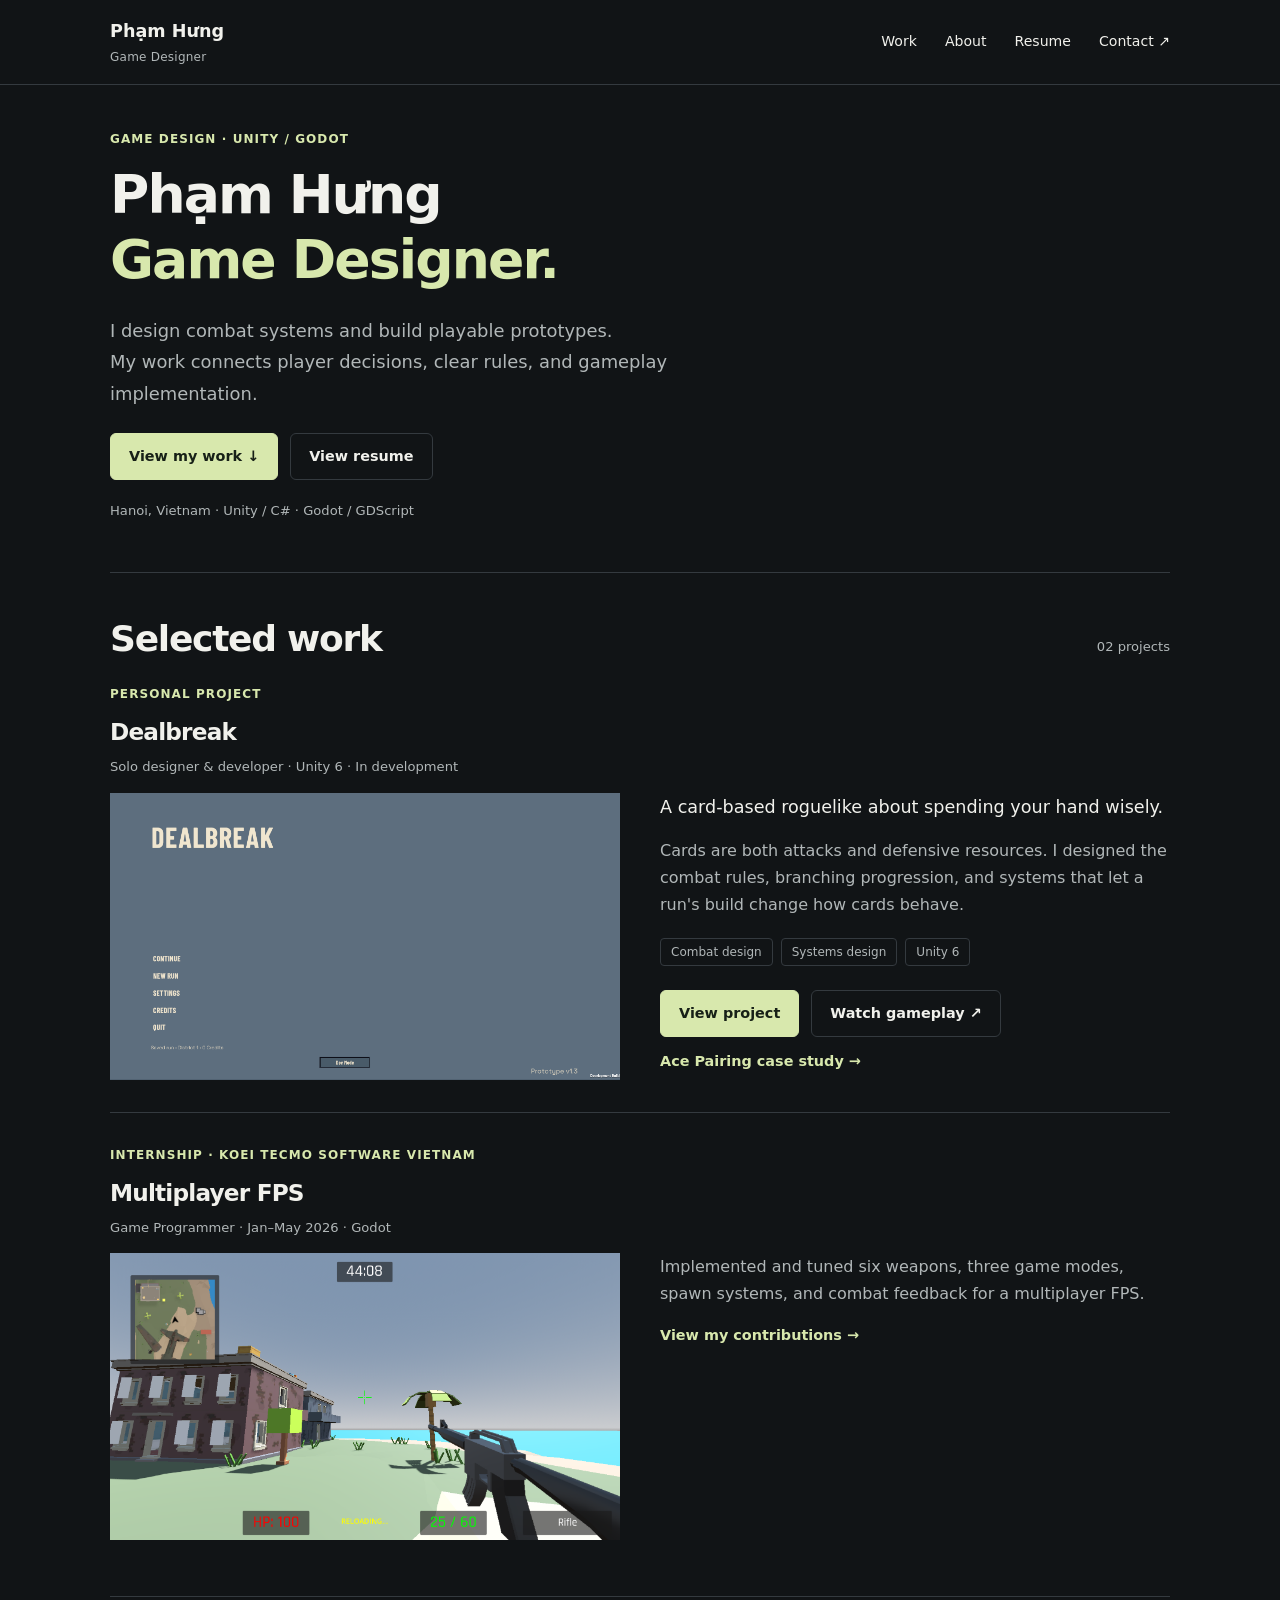
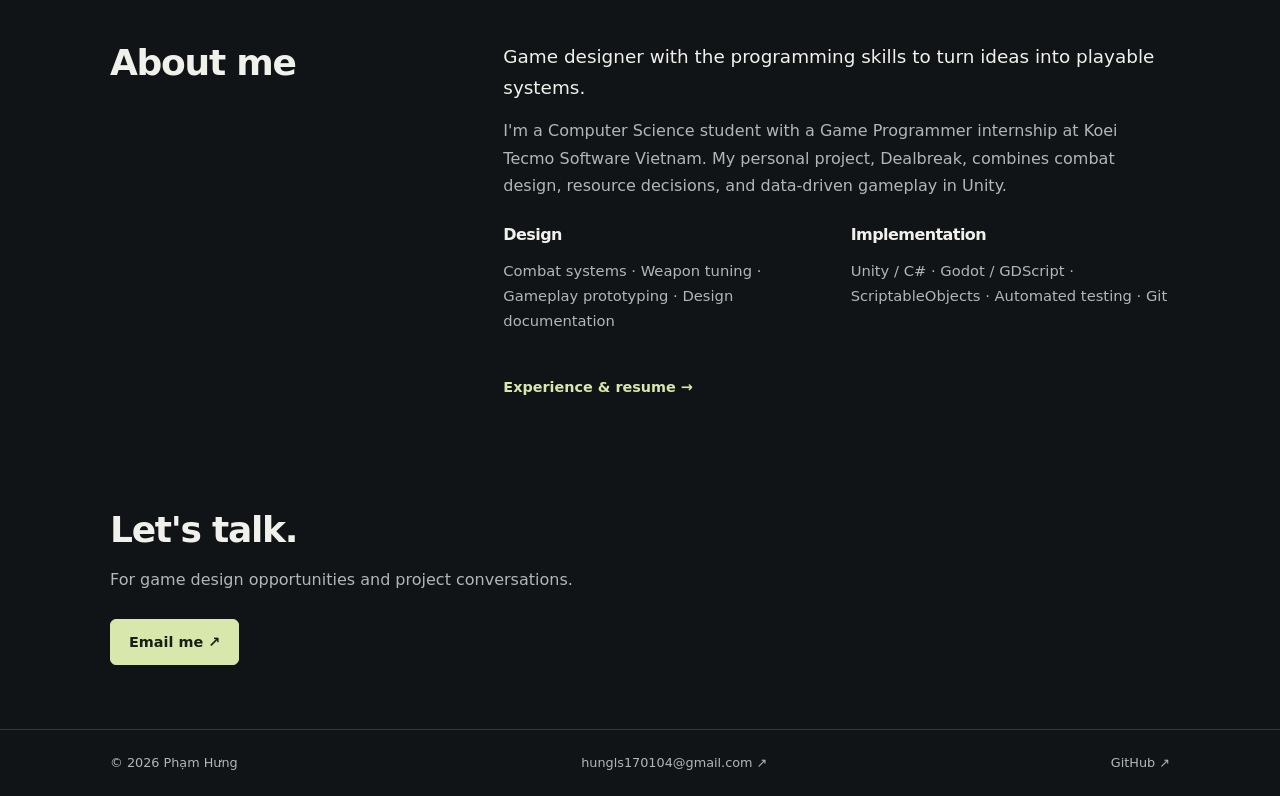
<file: index.html>
<!doctype html>
<html lang="en"><head><meta charset="utf-8"><meta name="viewport" content="width=device-width,initial-scale=1"><meta name="theme-color" content="#111416"><meta name="description" content="Phạm Hưng — Game Designer with Unity and Godot experience. Explore Dealbreak, combat design, and multiplayer FPS contributions."><title>Game Design Portfolio — Phạm Hưng</title><link rel="icon" href="favicon.svg" type="image/svg+xml"><link rel="stylesheet" href="style.css?v=20261014-project-layout2"></head><body><a class="skip" href="#main">Skip to content</a><header class="header"><div class="shell nav"><a class="brand" href="index.html">Phạm Hưng<span>Game Designer</span></a><button class="menu" aria-label="Toggle menu" aria-controls="navlinks" aria-expanded="false">Menu</button><nav id="navlinks" class="nav-links" aria-label="Main navigation"><a href="index.html#work">Work</a><a href="index.html#about">About</a><a href="resume.html">Resume</a><a href="mailto:hungls170104@gmail.com">Contact ↗</a></nav></div></header><main id="main">
<section class="hero shell"><p class="eyebrow">Game design · Unity / Godot</p><h1>Phạm Hưng<span class="accent">Game Designer.</span></h1><p class="lead">I design combat systems and build playable prototypes.<br> My work connects player decisions, clear rules, and gameplay implementation.</p><div class="btn-row"><a class="btn primary" href="#work">View my work ↓</a><a class="btn outline" href="resume.html">View resume</a></div><p class="tiny">Hanoi, Vietnam · Unity / C# · Godot / GDScript</p></section>
<section class="section shell" id="work"><div class="section-head"><h2>Selected work</h2><span class="muted">02 projects</span></div>
<article class="project compact"><div class="project-visual"><div class="project-heading"><p class="eyebrow">Personal project</p><h3>Dealbreak</h3><p class="tiny">Solo designer &amp; developer · Unity 6 · In development</p></div><a class="project-image" href="dealbreak.html" aria-label="Explore Dealbreak"><img src="assets/main-menu.png" alt="Dealbreak main menu with the game title" width="1917" height="1078" fetchpriority="high"></a></div><div class="project-description"><p class="subtitle">A card-based roguelike about spending your hand wisely.</p><p>Cards are both attacks and defensive resources. I designed the combat rules, branching progression, and systems that let a run's build change how cards behave.</p><div class="tags"><span>Combat design</span><span>Systems design</span><span>Unity 6</span></div><div class="btn-row"><a class="btn primary" href="dealbreak.html">View project</a><a class="btn outline" href="https://youtu.be/S6R79Jhc0YA" target="_blank" rel="noopener noreferrer">Watch gameplay ↗</a><a class="link" href="ace-pairing.html">Ace Pairing case study →</a></div></div></article>
<article class="project compact"><div class="project-visual"><div class="project-heading"><p class="eyebrow">Internship · Koei Tecmo Software Vietnam</p><h3>Multiplayer FPS</h3><p class="tiny">Game Programmer · Jan–May 2026 · Godot</p></div><a class="project-image" href="fps.html" aria-label="Explore the multiplayer FPS project"><img src="assets/fps-rifle.png" alt="Multiplayer FPS rifle gameplay with minimap and combat HUD" width="1707" height="959" loading="lazy"></a></div><div class="project-description"><p>Implemented and tuned six weapons, three game modes, spawn systems, and combat feedback for a multiplayer FPS.</p><a class="link" href="fps.html">View my contributions →</a></div></article></section>
<section class="section shell" id="about"><div class="cols"><div><h2>About me</h2></div><div><p class="intro">Game designer with the programming skills to turn ideas into playable systems.</p><p>I'm a Computer Science student with a Game Programmer internship at Koei Tecmo Software Vietnam. My personal project, Dealbreak, combines combat design, resource decisions, and data-driven gameplay in Unity.</p><div class="skills"><div><h3>Design</h3><p>Combat systems · Weapon tuning · Gameplay prototyping · Design documentation</p></div><div><h3>Implementation</h3><p>Unity / C# · Godot / GDScript · ScriptableObjects · Automated testing · Git</p></div></div><a class="link" href="resume.html">Experience &amp; resume →</a></div></div></section>
<section class="contact shell"><h2>Let's talk.</h2><p>For game design opportunities and project conversations.</p><a class="btn primary" href="mailto:hungls170104@gmail.com">Email me ↗</a></section></main><footer class="footer"><div class="shell"><span>© <span data-year>2026</span> Phạm Hưng</span><a href="mailto:hungls170104@gmail.com">hungls170104@gmail.com ↗</a><a href="https://github.com/phamhung1701" target="_blank" rel="noopener noreferrer">GitHub ↗</a></div></footer><script src="script.js" defer></script></body></html>
</file>
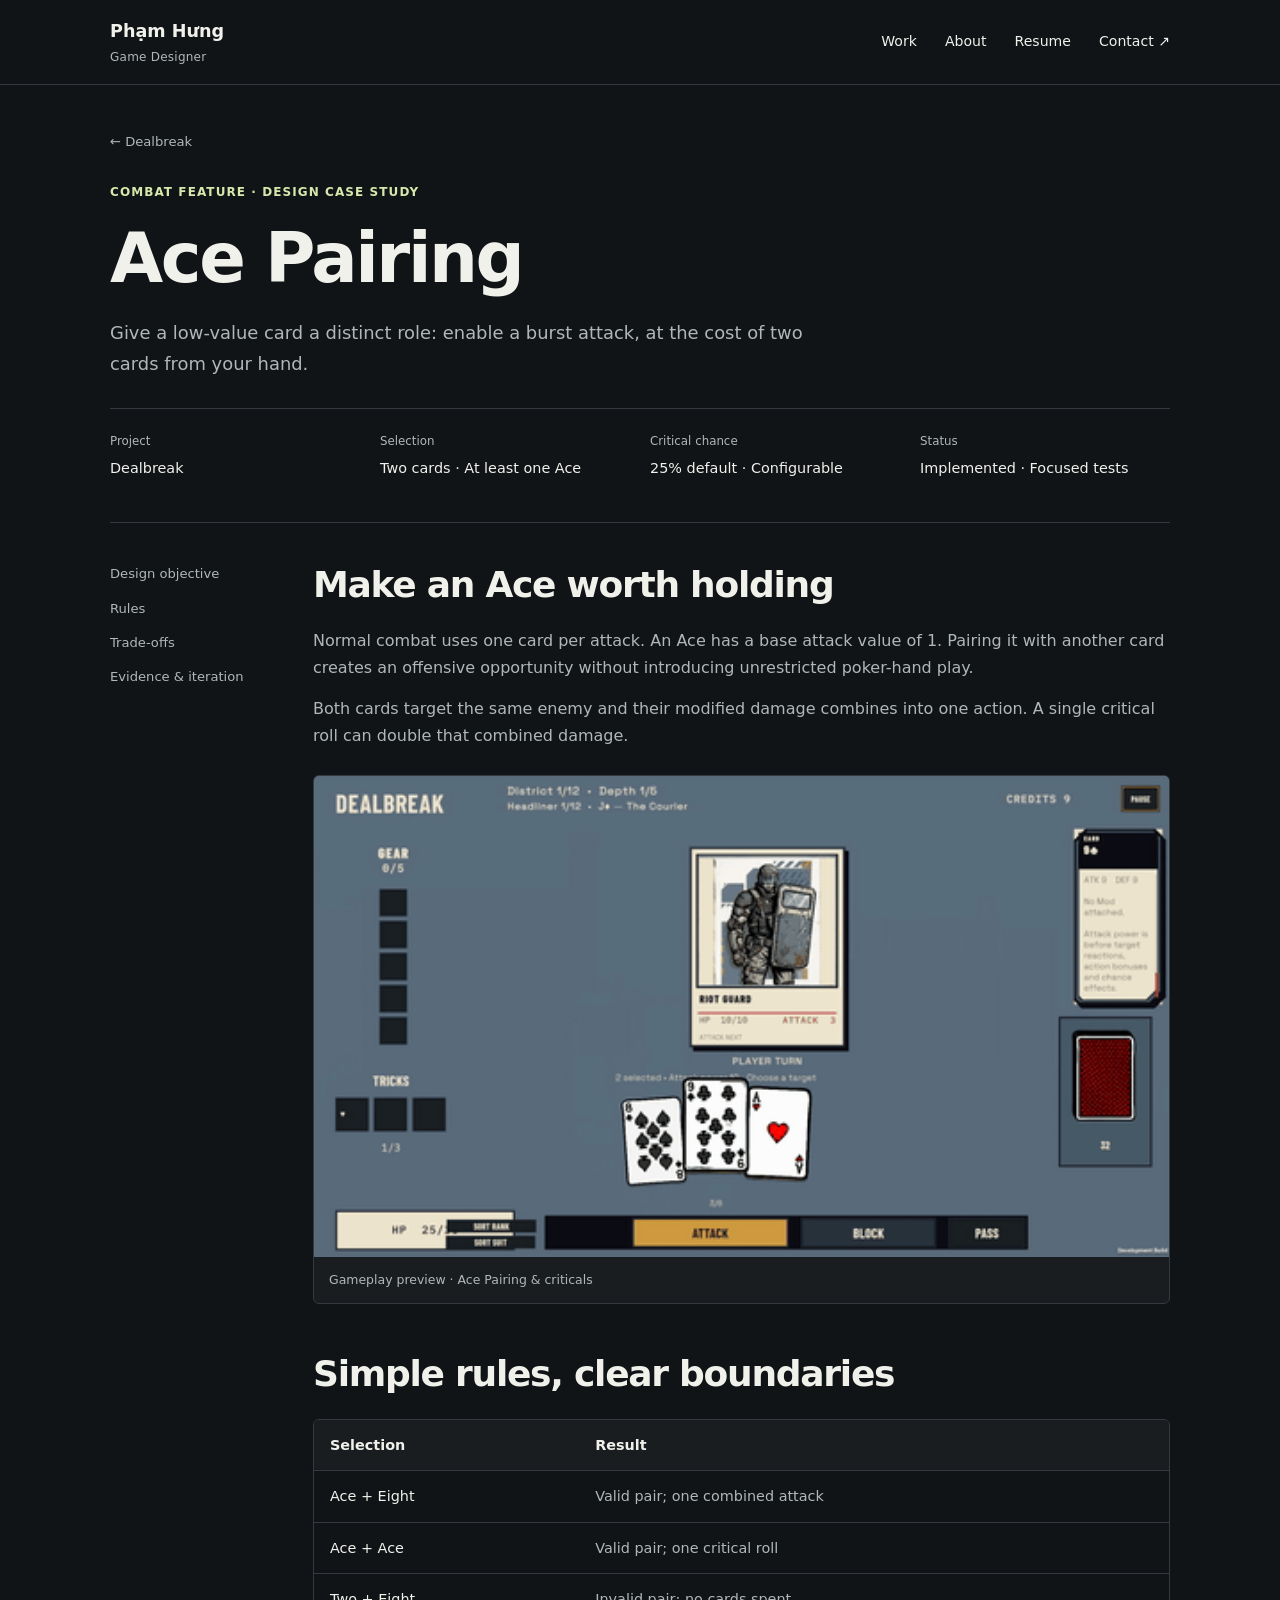
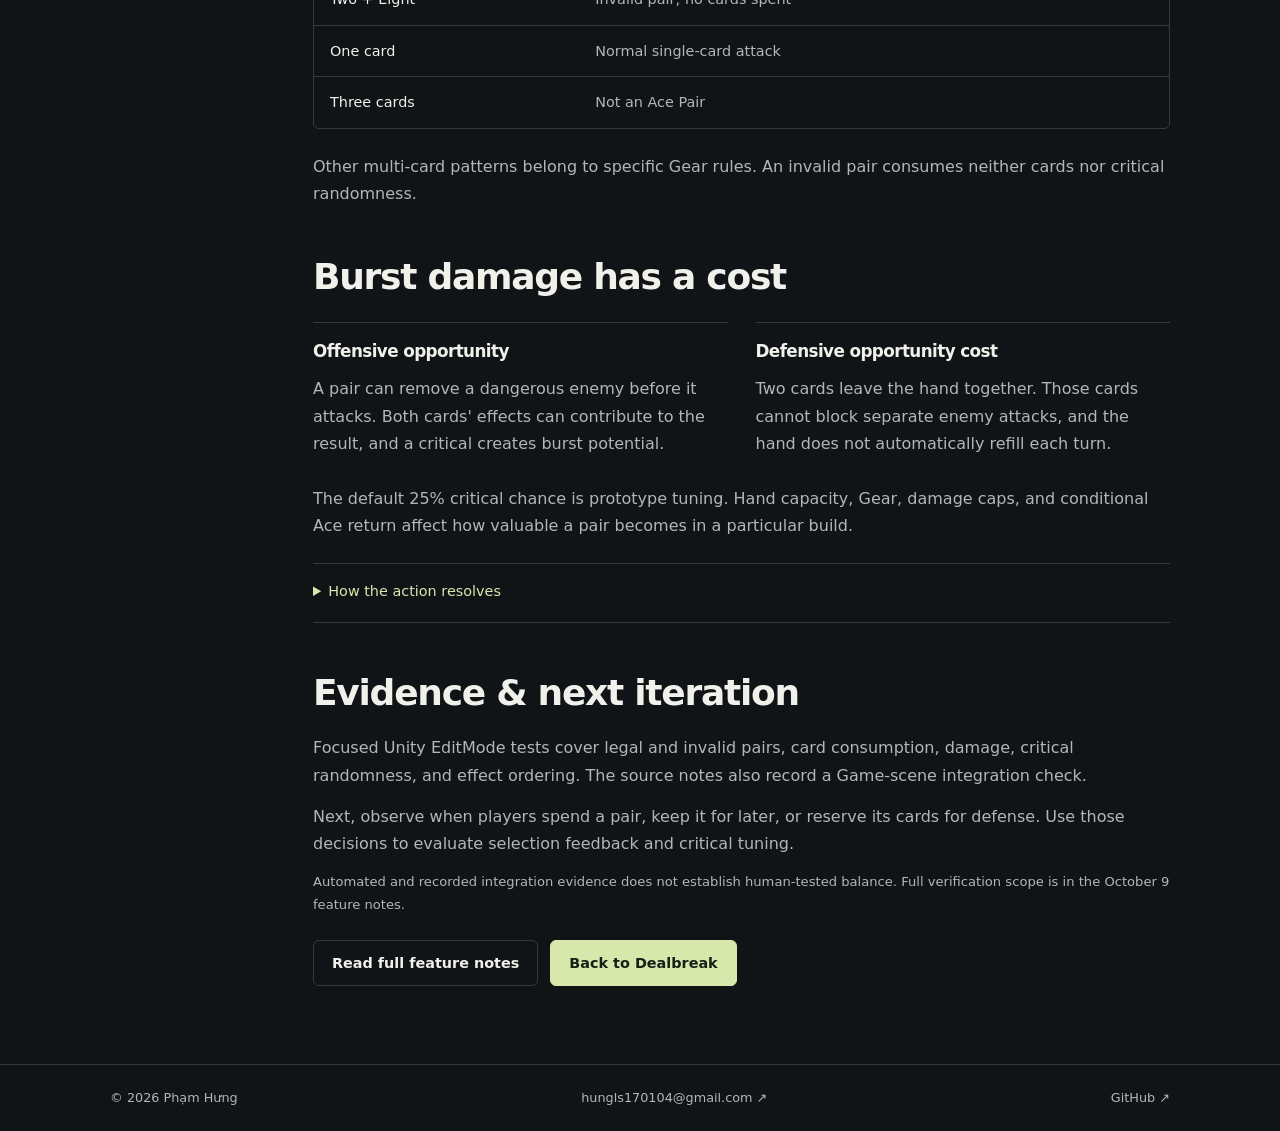
<file: ace-pairing.html>
<!doctype html>
<html lang="en"><head><meta charset="utf-8"><meta name="viewport" content="width=device-width,initial-scale=1"><meta name="theme-color" content="#111416"><meta name="description" content="An Ace Pairing game design case study: giving low-value cards a role through burst damage, defensive opportunity cost, and clear eligibility rules."><title>Ace Pairing — Dealbreak — Phạm Hưng</title><link rel="icon" href="favicon.svg" type="image/svg+xml"><link rel="stylesheet" href="style.css"></head><body><a class="skip" href="#main">Skip to content</a><header class="header"><div class="shell nav"><a class="brand" href="index.html">Phạm Hưng<span>Game Designer</span></a><button class="menu" aria-label="Toggle menu" aria-controls="navlinks" aria-expanded="false">Menu</button><nav id="navlinks" class="nav-links" aria-label="Main navigation"><a href="index.html#work">Work</a><a href="index.html#about">About</a><a href="resume.html">Resume</a><a href="mailto:hungls170104@gmail.com">Contact ↗</a></nav></div></header><main id="main">
<section class="page-hero shell"><a class="crumb" href="dealbreak.html#combat">← Dealbreak</a><p class="eyebrow">Combat feature · Design case study</p><h1>Ace Pairing</h1><p class="lead">Give a low-value card a distinct role: enable a burst attack, at the cost of two cards from your hand.</p><dl class="facts"><div><dt>Project</dt><dd>Dealbreak</dd></div><div><dt>Selection</dt><dd>Two cards · At least one Ace</dd></div><div><dt>Critical chance</dt><dd>25% default · Configurable</dd></div><div><dt>Status</dt><dd>Implemented · Focused tests</dd></div></dl></section>
<div class="shell case-body"><aside class="case-nav" aria-label="On this page"><a href="#objective">Design objective</a><a href="#rules">Rules</a><a href="#decisions">Trade-offs</a><a href="#evidence">Evidence &amp; iteration</a></aside><article class="case-content">
<section id="objective"><h2>Make an Ace worth holding</h2><p>Normal combat uses one card per attack. An Ace has a base attack value of 1. Pairing it with another card creates an offensive opportunity without introducing unrestricted poker-hand play.</p><p>Both cards target the same enemy and their modified damage combines into one action. A single critical roll can double that combined damage.</p><figure class="media"><img src="assets/ace-pair.gif" alt="Ace Pairing and critical damage demonstrated in Dealbreak combat" width="1920" height="1080" loading="lazy"><figcaption><span>Gameplay preview · Ace Pairing &amp; criticals</span></figcaption></figure></section>
<section id="rules"><h2>Simple rules, clear boundaries</h2><div class="rule-table-wrap"><table class="rule-table"><thead><tr><th scope="col">Selection</th><th scope="col">Result</th></tr></thead><tbody><tr><td>Ace + Eight</td><td>Valid pair; one combined attack</td></tr><tr><td>Ace + Ace</td><td>Valid pair; one critical roll</td></tr><tr><td>Two + Eight</td><td>Invalid pair; no cards spent</td></tr><tr><td>One card</td><td>Normal single-card attack</td></tr><tr><td>Three cards</td><td>Not an Ace Pair</td></tr></tbody></table></div><p>Other multi-card patterns belong to specific Gear rules. An invalid pair consumes neither cards nor critical randomness.</p></section>
<section id="decisions"><h2>Burst damage has a cost</h2><div class="pairs"><div><h3>Offensive opportunity</h3><p>A pair can remove a dangerous enemy before it attacks. Both cards' effects can contribute to the result, and a critical creates burst potential.</p></div><div><h3>Defensive opportunity cost</h3><p>Two cards leave the hand together. Those cards cannot block separate enemy attacks, and the hand does not automatically refill each turn.</p></div></div><p>The default 25% critical chance is prototype tuning. Hand capacity, Gear, damage caps, and conditional Ace return affect how valuable a pair becomes in a particular build.</p><details><summary>How the action resolves</summary><ol><li>Validate the pair and selected enemy.</li><li>Commit both cards together.</li><li>Calculate each card's modified attack and sum the damage.</li><li>Apply action-level rules and one eligible seeded critical roll.</li><li>Resolve ordered effects and the conditional Ace return.</li></ol><p>On-play effects run once per card. A successful critical doubles the action damage once, after any applicable cap. Ace return remains subject to hand capacity and the runtime rule.</p></details></section>
<section id="evidence"><h2>Evidence &amp; next iteration</h2><p>Focused Unity EditMode tests cover legal and invalid pairs, card consumption, damage, critical randomness, and effect ordering. The source notes also record a Game-scene integration check.</p><p>Next, observe when players spend a pair, keep it for later, or reserve its cards for defense. Use those decisions to evaluate selection feedback and critical tuning.</p><p class="caption">Automated and recorded integration evidence does not establish human-tested balance. Full verification scope is in the October 9 feature notes.</p><div class="btn-row"><a class="btn outline" href="https://github.com/phamhung1701/phamhung1701.github.io/blob/main/docs/CardPG_Feature_Case_Study.md" target="_blank" rel="noopener noreferrer">Read full feature notes</a><a class="btn primary" href="dealbreak.html">Back to Dealbreak</a></div></section></article></div></main><footer class="footer"><div class="shell"><span>© <span data-year>2026</span> Phạm Hưng</span><a href="mailto:hungls170104@gmail.com">hungls170104@gmail.com ↗</a><a href="https://github.com/phamhung1701" target="_blank" rel="noopener noreferrer">GitHub ↗</a></div></footer><script src="script.js" defer></script></body></html>
</file>
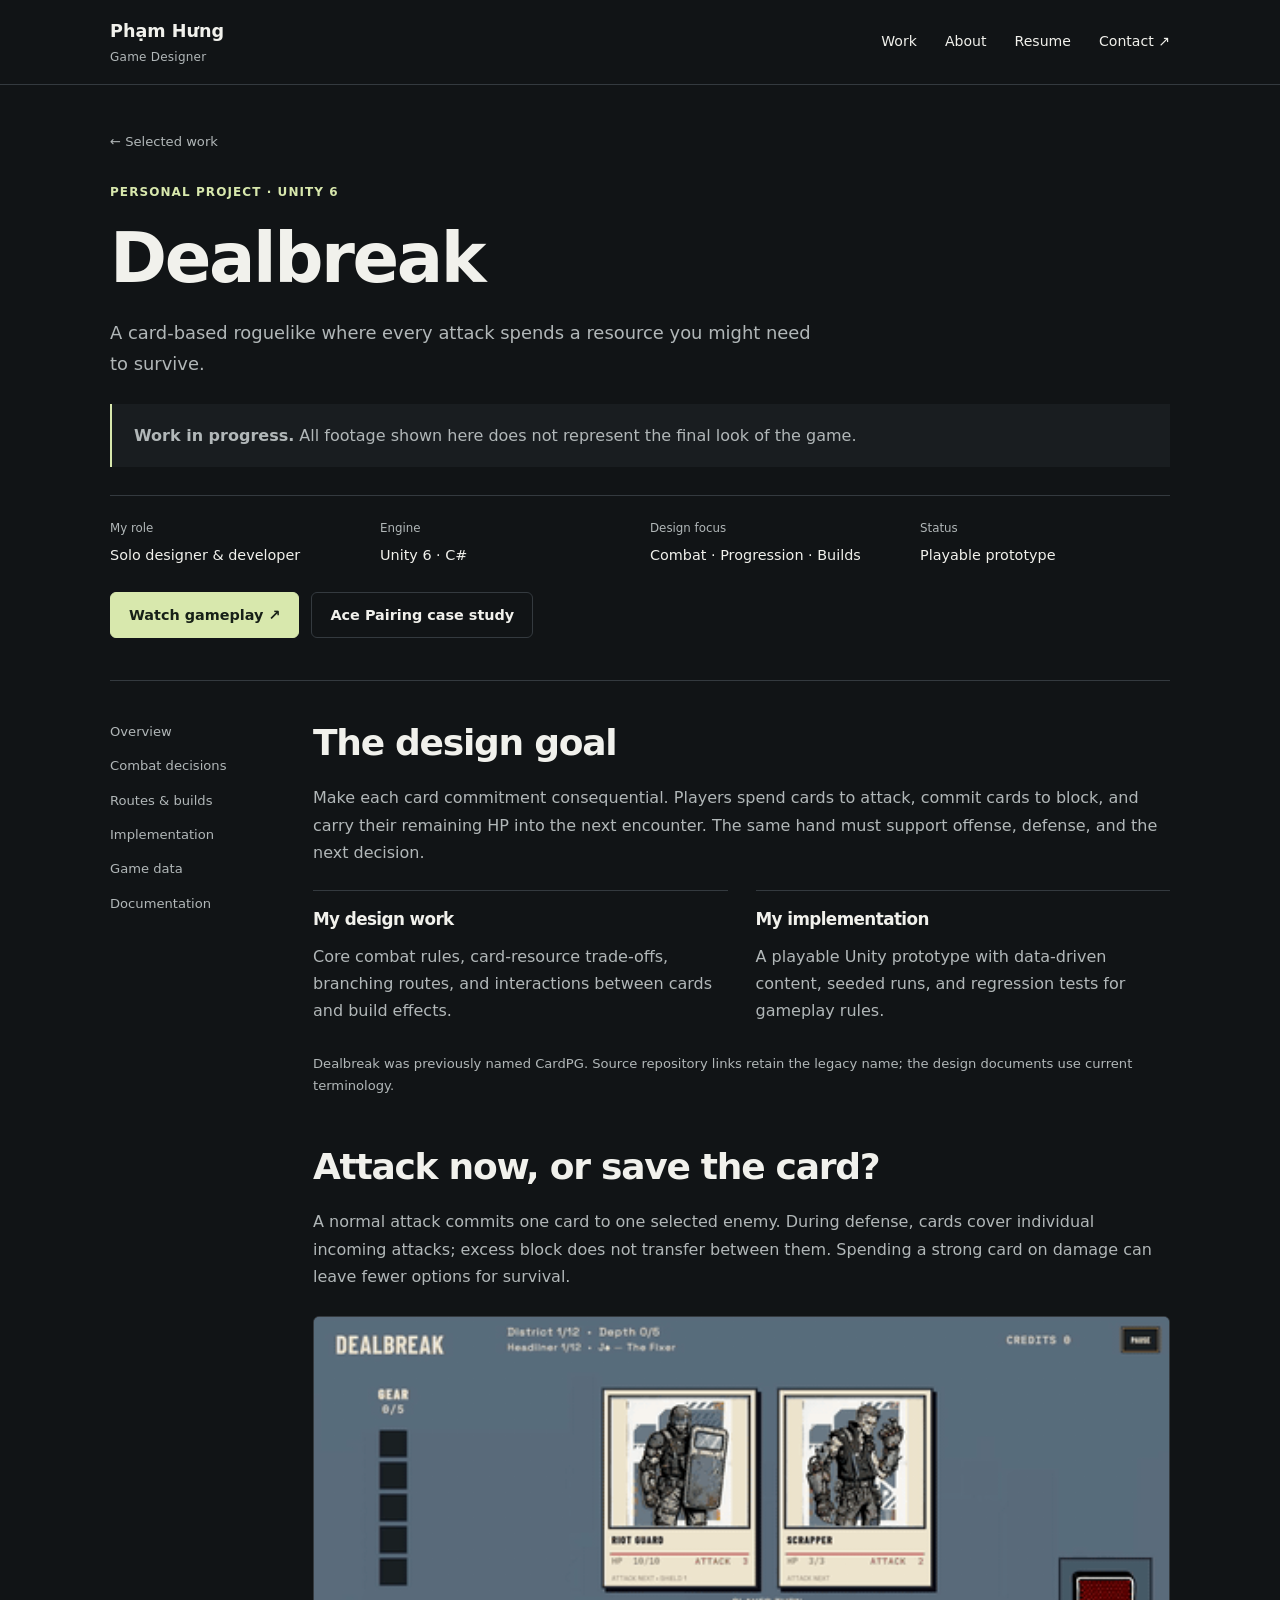
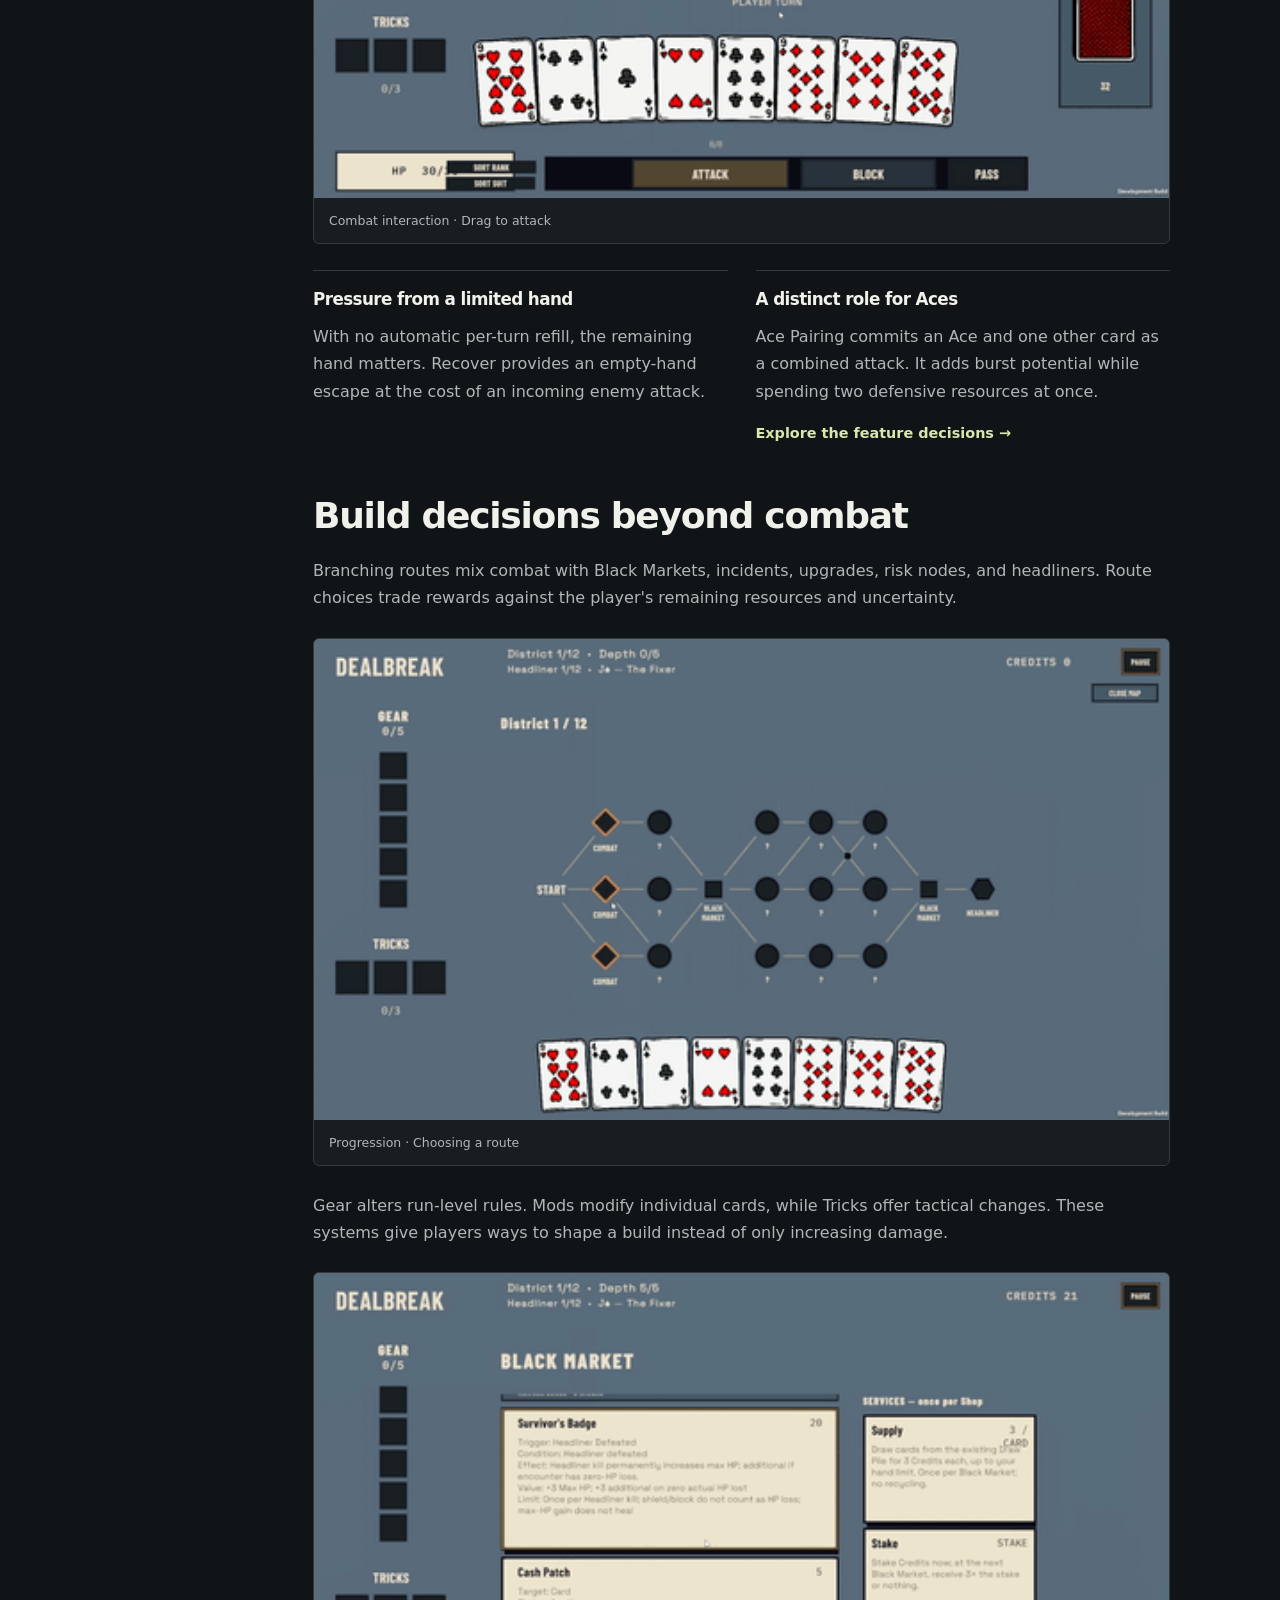
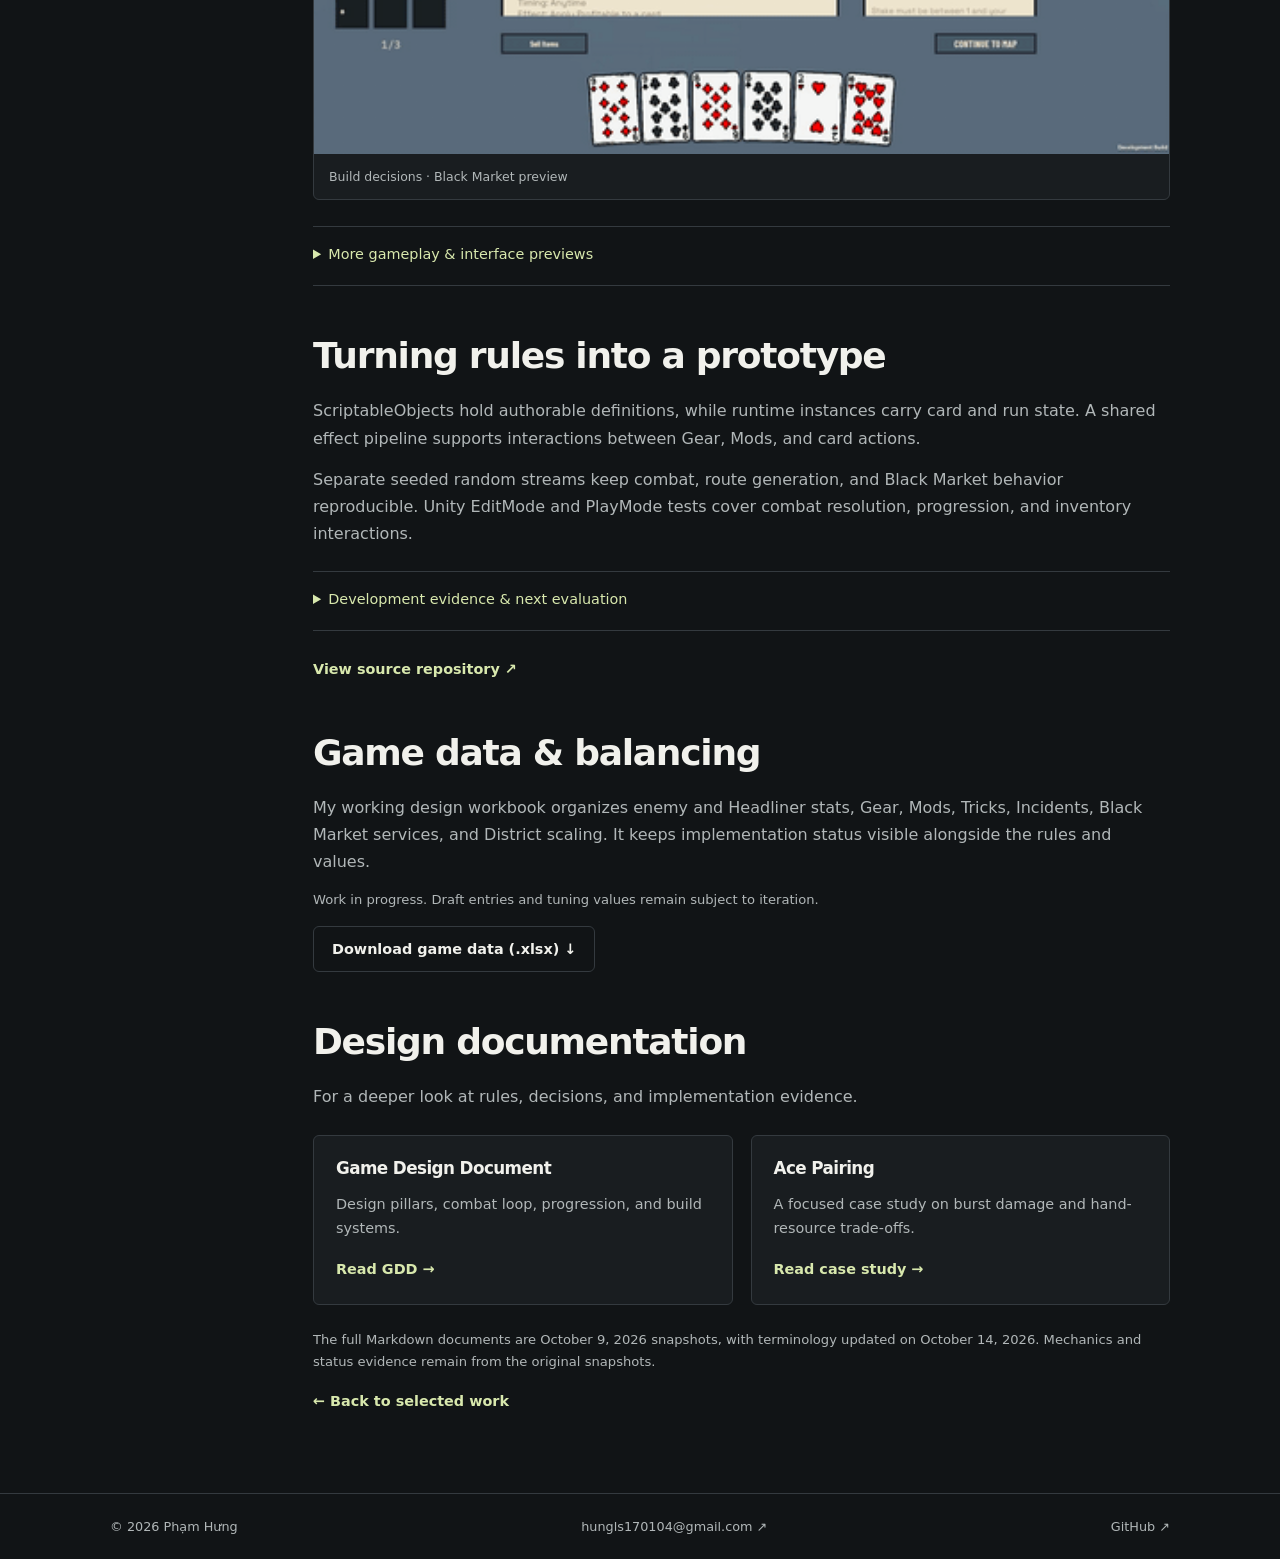
<file: cardpg.html>
<!doctype html><html lang="en"><head><meta charset="utf-8"><meta name="viewport" content="width=device-width,initial-scale=1"><meta http-equiv="refresh" content="0;url=dealbreak.html"><link rel="canonical" href="https://phamhung1701.github.io/dealbreak.html"><title>Dealbreak — Phạm Hưng</title></head><body><p>CardPG is now Dealbreak. <a href="dealbreak.html">View Dealbreak →</a></p><script>const sections={'#architecture':'#implementation','#challenges':'#implementation','#testing':'#implementation'};location.replace('dealbreak.html'+(sections[location.hash]||location.hash))</script></body></html>
</file>
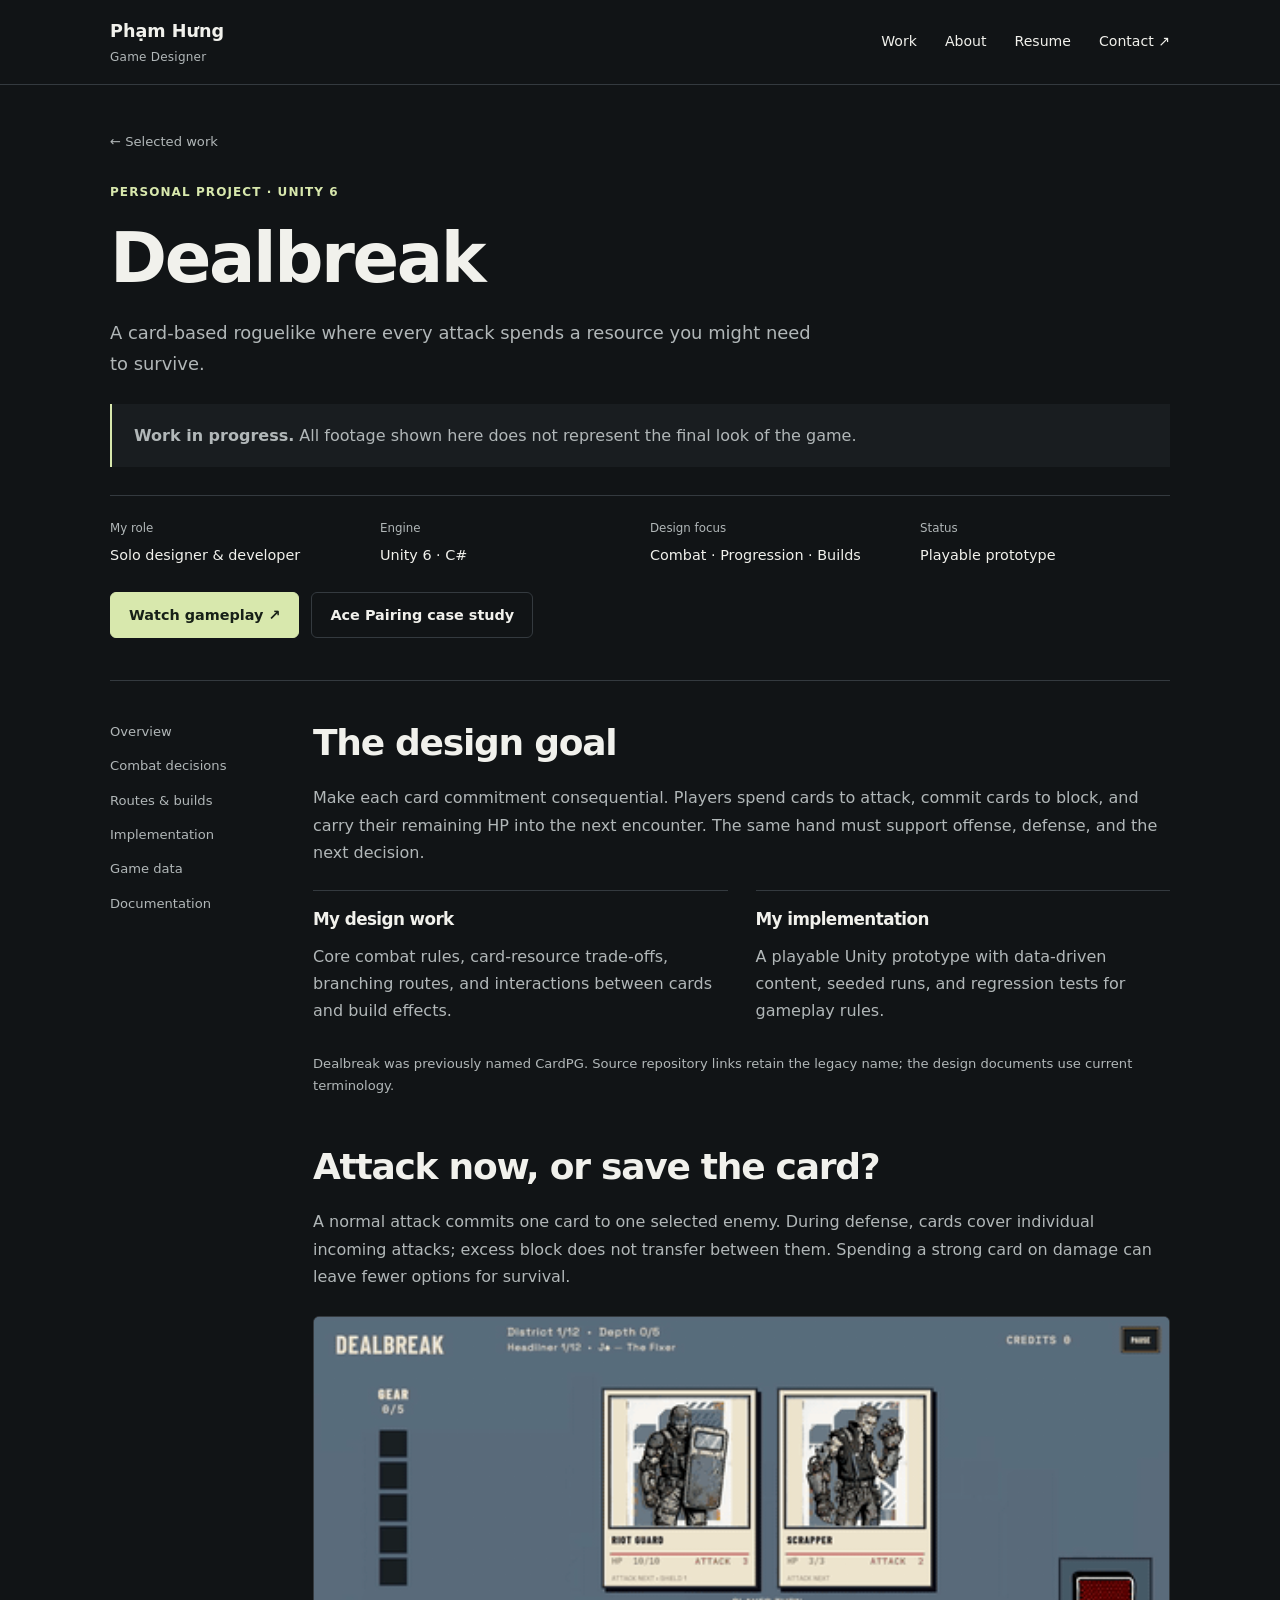
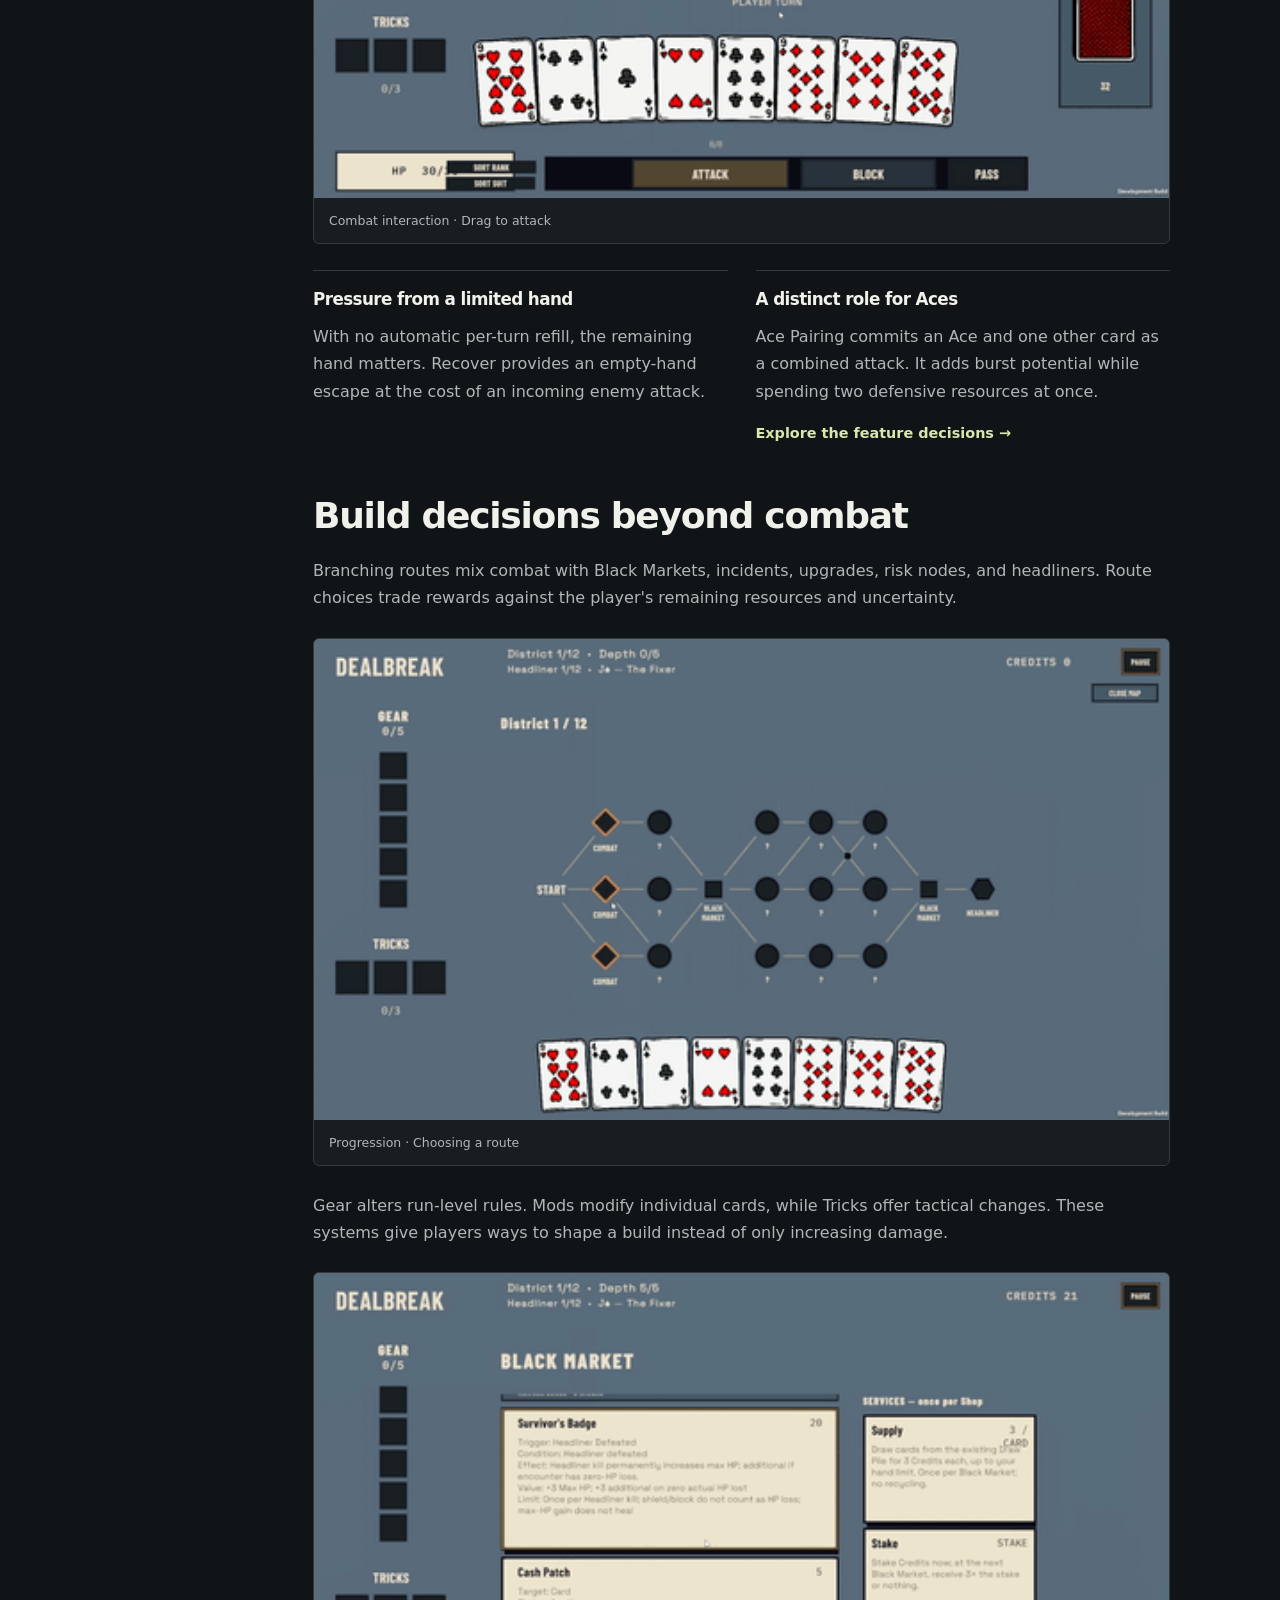
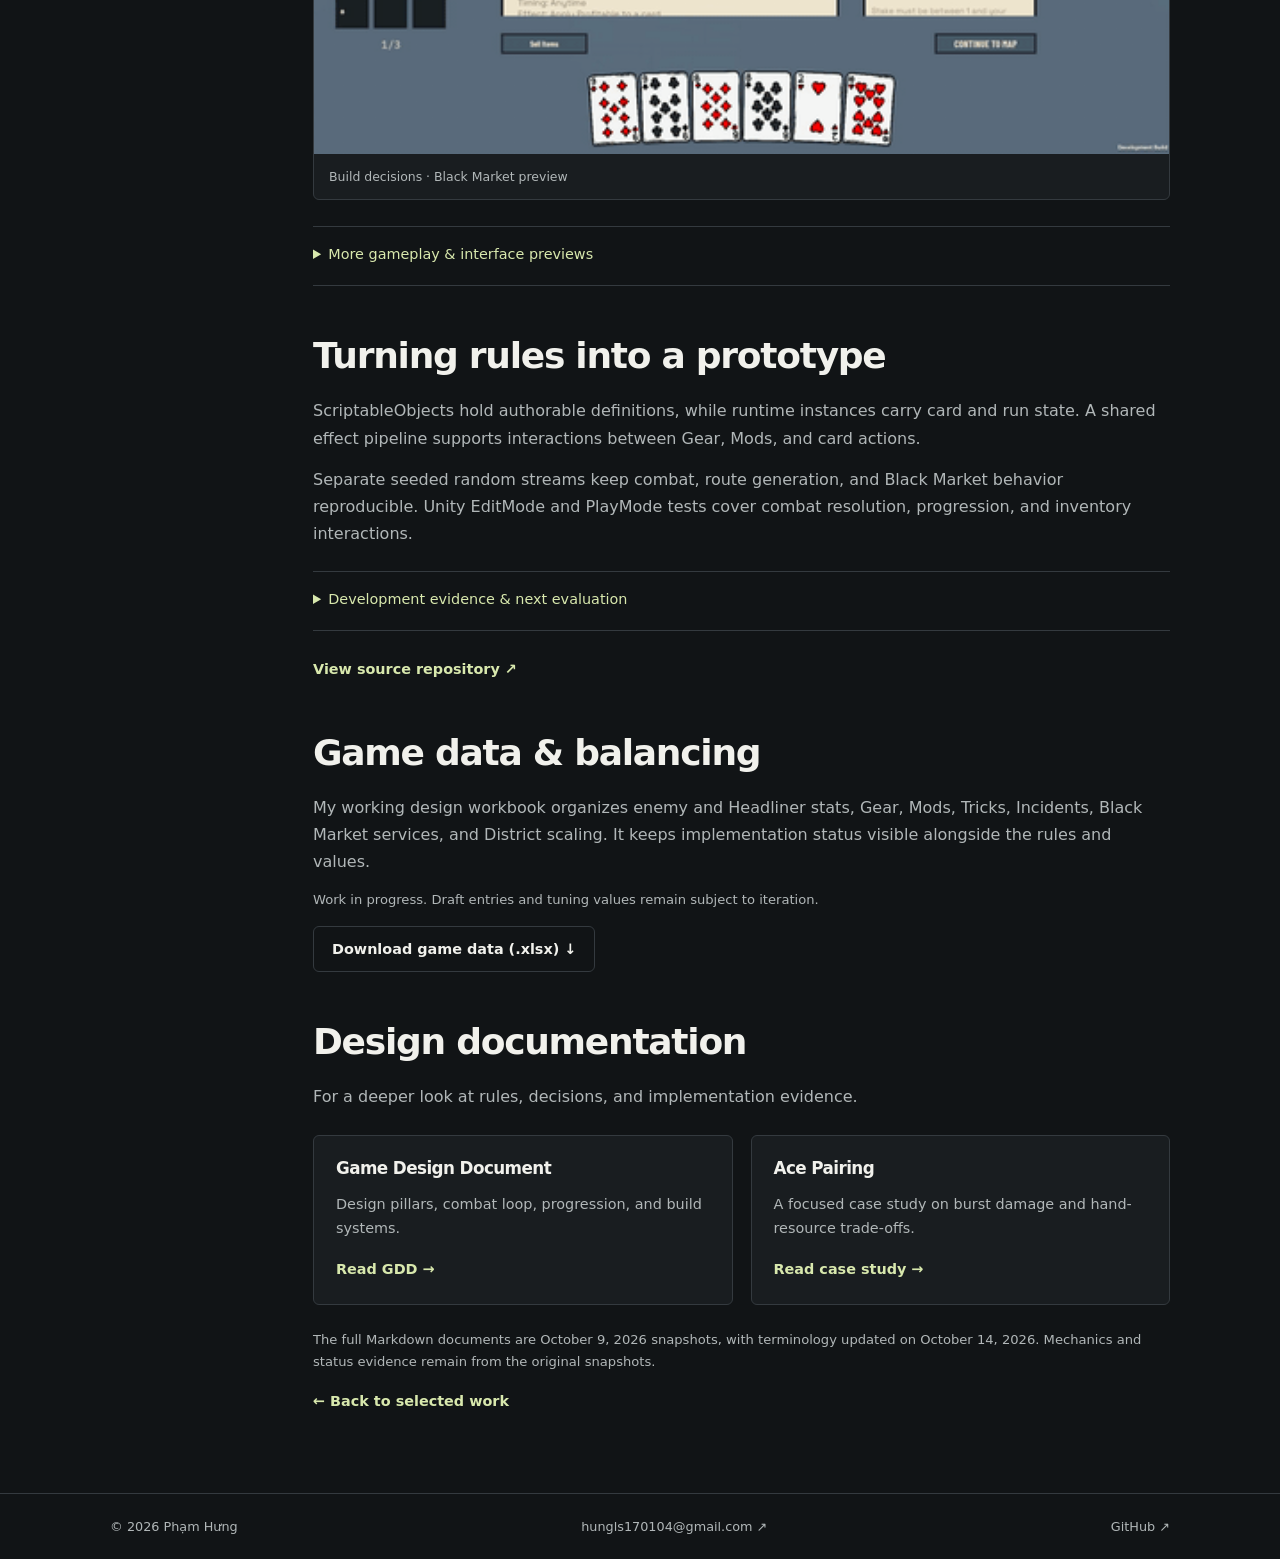
<file: dealbreak.html>
<!doctype html>
<html lang="en"><head><meta charset="utf-8"><meta name="viewport" content="width=device-width,initial-scale=1"><meta name="theme-color" content="#111416"><meta name="description" content="Dealbreak: a solo Unity card roguelike. Combat resource trade-offs, branching progression, build systems, and real gameplay previews."><title>Dealbreak — Game Design Case Study — Phạm Hưng</title><link rel="icon" href="favicon.svg" type="image/svg+xml"><link rel="stylesheet" href="style.css"></head><body><a class="skip" href="#main">Skip to content</a><header class="header"><div class="shell nav"><a class="brand" href="index.html">Phạm Hưng<span>Game Designer</span></a><button class="menu" aria-label="Toggle menu" aria-controls="navlinks" aria-expanded="false">Menu</button><nav id="navlinks" class="nav-links" aria-label="Main navigation"><a href="index.html#work">Work</a><a href="index.html#about">About</a><a href="resume.html">Resume</a><a href="mailto:hungls170104@gmail.com">Contact ↗</a></nav></div></header><main id="main">
<section class="page-hero shell"><a class="crumb" href="index.html#work">← Selected work</a><p class="eyebrow">Personal project · Unity 6</p><h1>Dealbreak</h1><p class="lead">A card-based roguelike where every attack spends a resource you might need to survive.</p><div class="callout"><p><strong>Work in progress.</strong> All footage shown here does not represent the final look of the game.</p></div><dl class="facts"><div><dt>My role</dt><dd>Solo designer & developer</dd></div><div><dt>Engine</dt><dd>Unity 6 · C#</dd></div><div><dt>Design focus</dt><dd>Combat · Progression · Builds</dd></div><div><dt>Status</dt><dd>Playable prototype</dd></div></dl><div class="btn-row"><a class="btn primary" href="https://youtu.be/S6R79Jhc0YA" target="_blank" rel="noopener noreferrer">Watch gameplay ↗</a><a class="btn outline" href="ace-pairing.html">Ace Pairing case study</a></div></section>
<div class="shell case-body"><aside class="case-nav" aria-label="On this page"><a href="#overview">Overview</a><a href="#combat">Combat decisions</a><a href="#progression">Routes &amp; builds</a><a href="#implementation">Implementation</a><a href="#game-data">Game data</a><a href="#documentation">Documentation</a></aside><article class="case-content">
<section id="overview"><h2>The design goal</h2><p>Make each card commitment consequential. Players spend cards to attack, commit cards to block, and carry their remaining HP into the next encounter. The same hand must support offense, defense, and the next decision.</p><div class="pairs"><div><h3>My design work</h3><p>Core combat rules, card-resource trade-offs, branching routes, and interactions between cards and build effects.</p></div><div><h3>My implementation</h3><p>A playable Unity prototype with data-driven content, seeded runs, and regression tests for gameplay rules.</p></div></div><p class="caption">Dealbreak was previously named CardPG. Source repository links retain the legacy name; the design documents use current terminology.</p></section>
<section id="combat"><h2>Attack now, or save the card?</h2><p>A normal attack commits one card to one selected enemy. During defense, cards cover individual incoming attacks; excess block does not transfer between them. Spending a strong card on damage can leave fewer options for survival.</p><figure class="media"><img src="assets/drag-attack.gif" alt="A player drags a card toward an enemy in Dealbreak" width="1920" height="1080" loading="lazy"><figcaption><span>Combat interaction · Drag to attack</span></figcaption></figure><div class="pairs"><div><h3>Pressure from a limited hand</h3><p>With no automatic per-turn refill, the remaining hand matters. Recover provides an empty-hand escape at the cost of an incoming enemy attack.</p></div><div><h3>A distinct role for Aces</h3><p>Ace Pairing commits an Ace and one other card as a combined attack. It adds burst potential while spending two defensive resources at once.</p><a class="link" href="ace-pairing.html">Explore the feature decisions →</a></div></div></section>
<section id="progression"><h2>Build decisions beyond combat</h2><p>Branching routes mix combat with Black Markets, incidents, upgrades, risk nodes, and headliners. Route choices trade rewards against the player's remaining resources and uncertainty.</p><figure class="media"><img src="assets/map-nodes.gif" alt="Selecting a reachable node on Dealbreak’s branching route map" width="1920" height="1080" loading="lazy"><figcaption><span>Progression · Choosing a route</span></figcaption></figure><p>Gear alters run-level rules. Mods modify individual cards, while Tricks offer tactical changes. These systems give players ways to shape a build instead of only increasing damage.</p><figure class="media"><img src="assets/shop.gif" alt="Inspecting items and card upgrades in Dealbreak’s Black Market" width="1920" height="1080" loading="lazy"><figcaption><span>Build decisions · Black Market preview</span></figcaption></figure><details><summary>More gameplay &amp; interface previews</summary><div class="extra-previews"><figure class="media"><img src="assets/incident.gif" alt="A Dealbreak incident and its available choices" width="1920" height="1080" loading="lazy"><figcaption><span>Incident preview</span></figcaption></figure><figure class="media"><img src="assets/card-preview.gif" alt="Inspecting cards in the hand on the route screen" width="1920" height="1080" loading="lazy"><figcaption><span>Card preview</span></figcaption></figure><figure class="media"><img src="assets/sort-cards.gif" alt="Reordering a hand of playing cards in combat" width="1920" height="1080" loading="lazy"><figcaption><span>Hand sorting</span></figcaption></figure><figure class="media"><img src="assets/tricks.gif" alt="Using a Trick during a Dealbreak encounter" width="1920" height="1080" loading="lazy"><figcaption><span>Trick usage</span></figcaption></figure><figure class="media"><img src="assets/main-menu.png" alt="Dealbreak main menu" width="1917" height="1078" loading="lazy"><figcaption>Main menu</figcaption></figure><div class="media-grid"><figure class="media"><img src="assets/new-run.png" alt="Dealbreak new run menu" loading="lazy"><figcaption>New run</figcaption></figure><figure class="media"><img src="assets/settings.png" alt="Dealbreak settings menu" loading="lazy"><figcaption>Settings</figcaption></figure></div></div></details></section>
<section id="implementation"><h2>Turning rules into a prototype</h2><p>ScriptableObjects hold authorable definitions, while runtime instances carry card and run state. A shared effect pipeline supports interactions between Gear, Mods, and card actions.</p><p>Separate seeded random streams keep combat, route generation, and Black Market behavior reproducible. Unity EditMode and PlayMode tests cover combat resolution, progression, and inventory interactions.</p><details><summary>Development evidence &amp; next evaluation</summary><p>The October 9 source notes record a passing checkpoint of 329 EditMode and 3 PlayMode tests. This is historical evidence; the portfolio update does not rerun Unity tests.</p><p>The next design evaluation is to observe attack-versus-defense decisions, route choices, and Ace Pairing use in human playtests. Final balance and pacing remain under iteration. Detailed feature status is recorded in the dated design documents below.</p></details><a class="link" href="https://github.com/phamhung1701/Cardpg" target="_blank" rel="noopener noreferrer">View source repository ↗</a></section>
<section id="game-data"><h2>Game data &amp; balancing</h2><p>My working design workbook organizes enemy and Headliner stats, Gear, Mods, Tricks, Incidents, Black Market services, and District scaling. It keeps implementation status visible alongside the rules and values.</p><p class="caption">Work in progress. Draft entries and tuning values remain subject to iteration.</p><a class="btn outline" href="docs/Dealbreak_GameData.xlsx" download>Download game data (.xlsx) ↓</a></section>
<section id="documentation"><h2>Design documentation</h2><p>For a deeper look at rules, decisions, and implementation evidence.</p><div class="doc-grid"><a class="doc-card" href="https://github.com/phamhung1701/phamhung1701.github.io/blob/main/docs/CardPG_GDD.md" target="_blank" rel="noopener noreferrer"><h3>Game Design Document</h3><p>Design pillars, combat loop, progression, and build systems.</p><span class="link">Read GDD →</span></a><a class="doc-card" href="ace-pairing.html"><h3>Ace Pairing</h3><p>A focused case study on burst damage and hand-resource trade-offs.</p><span class="link">Read case study →</span></a></div><p class="caption">The full Markdown documents are October 9, 2026 snapshots, with terminology updated on October 14, 2026. Mechanics and status evidence remain from the original snapshots.</p><a class="link" href="index.html#work">← Back to selected work</a></section></article></div></main><footer class="footer"><div class="shell"><span>© <span data-year>2026</span> Phạm Hưng</span><a href="mailto:hungls170104@gmail.com">hungls170104@gmail.com ↗</a><a href="https://github.com/phamhung1701" target="_blank" rel="noopener noreferrer">GitHub ↗</a></div></footer><script src="script.js" defer></script></body></html>
</file>
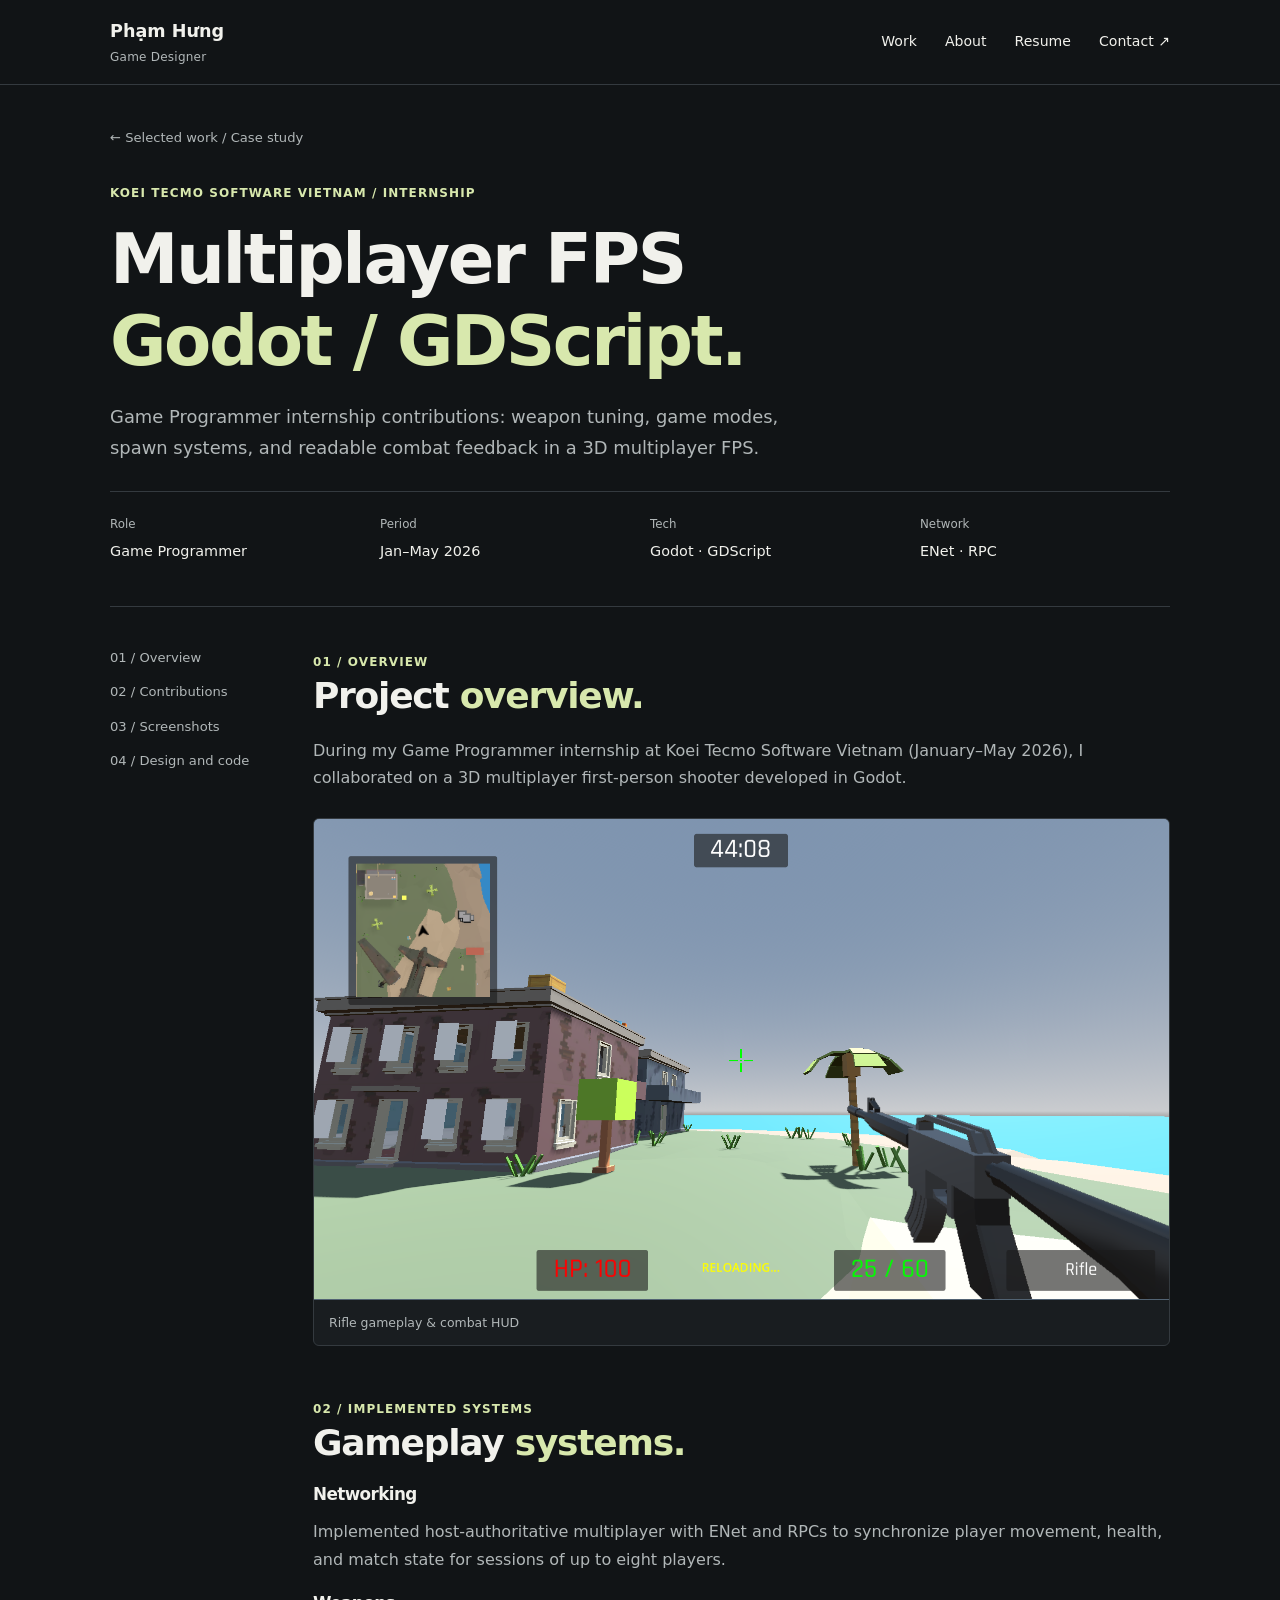
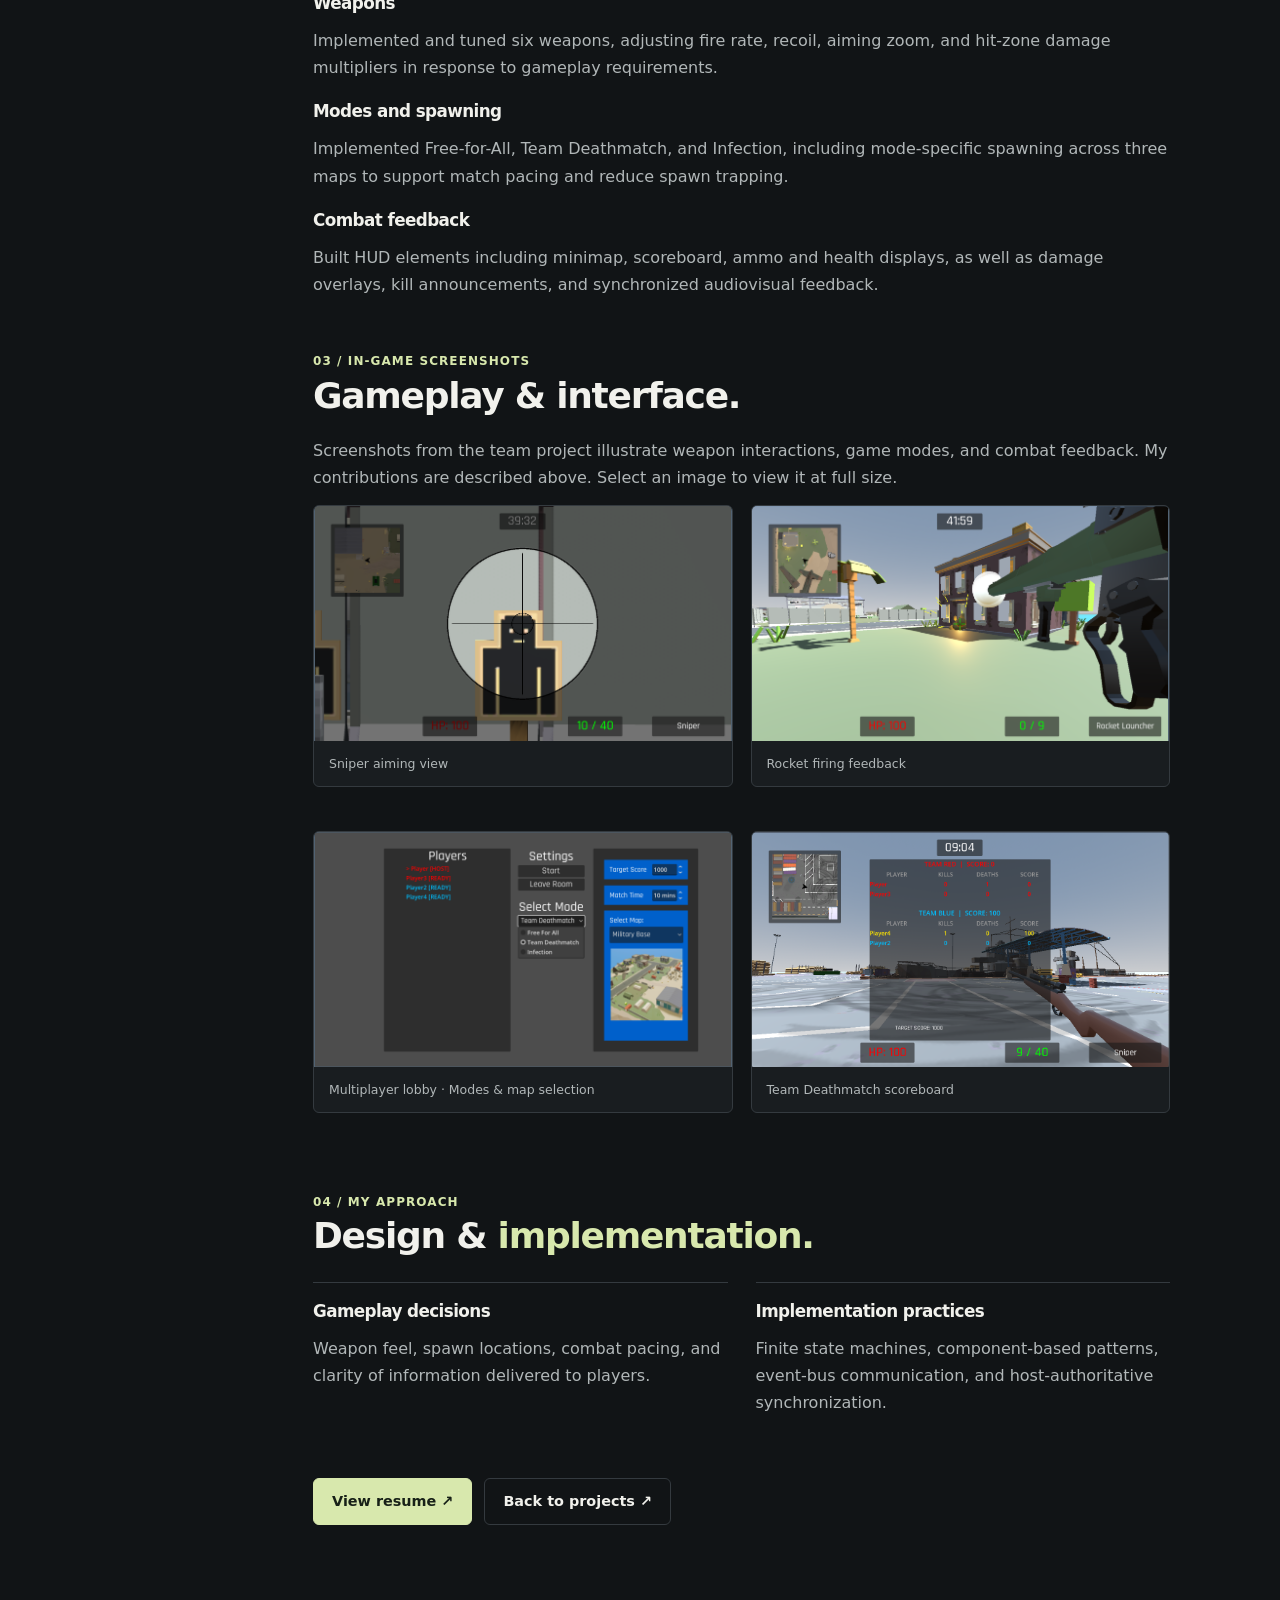
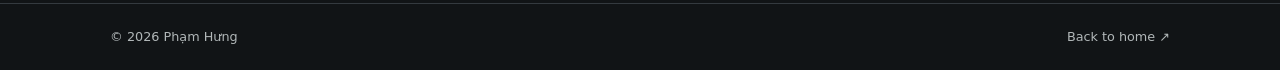
<file: fps.html>
<!doctype html><html lang="en"><head><meta charset="utf-8"><meta name="viewport" content="width=device-width,initial-scale=1"><meta name="theme-color" content="#111416"><meta name="description" content="Godot and GDScript FPS internship case study covering ENet networking, weapon tuning, and team gameplay."><title>Multiplayer FPS - Internship Case Study - Phạm Hưng</title><link rel="icon" href="favicon.svg" type="image/svg+xml"><link rel="stylesheet" href="style.css"></head><body><a class="skip" href="#main">Skip to content</a><header class="header"><div class="shell nav"><a class="brand" href="index.html">Phạm Hưng<span>Game Designer</span></a><button class="menu" aria-label="Toggle menu" aria-controls="navlinks" aria-expanded="false">Menu</button><nav id="navlinks" class="nav-links" aria-label="Main navigation"><a href="index.html#work">Work</a><a href="index.html#about">About</a><a href="resume.html">Resume</a><a href="mailto:hungls170104@gmail.com">Contact ↗</a></nav></div></header><main id="main"><section class="page-hero"><div class="shell"><div class="crumb"><a href="index.html#work">← Selected work</a> / Case study</div><div style="margin-top:29px"><span class="eyebrow">Koei Tecmo Software Vietnam / Internship</span></div><h1>Multiplayer FPS<br><span class='serif accent'>Godot / GDScript.</span></h1><p class="lead">Game Programmer internship contributions: weapon tuning, game modes, spawn systems, and readable combat feedback in a 3D multiplayer FPS.</p><dl class="facts"><div><dt>Role</dt><dd>Game Programmer</dd></div><div><dt>Period</dt><dd>Jan–May 2026</dd></div><div><dt>Tech</dt><dd>Godot · GDScript</dd></div><div><dt>Network</dt><dd>ENet · RPC</dd></div></dl></div></section><div class="shell case-body"><aside class="case-nav"><a href="#overview">01 / Overview</a><a href="#systems">02 / Contributions</a><a href="#screenshots">03 / Screenshots</a><a href="#design">04 / Design and code</a></aside><div class="case-content"><section id="overview"><span class="eyebrow">01 / Overview</span><h2>Project <span class='serif accent'>overview.</span></h2><p>During my Game Programmer internship at Koei Tecmo Software Vietnam (January–May 2026), I collaborated on a 3D multiplayer first-person shooter developed in Godot.</p><figure class="media"><a href="assets/fps-rifle.png" target="_blank" rel="noopener noreferrer" aria-label="View full-size image: Rifle gameplay & combat HUD"><img src="assets/fps-rifle.png" alt="Rifle gameplay with minimap, health, and ammunition HUD" width="1707" height="959" loading="lazy"></a><figcaption>Rifle gameplay & combat HUD</figcaption></figure></section><section id="systems"><span class="eyebrow">02 / Implemented systems</span><h2>Gameplay <span class='serif accent'>systems.</span></h2><h3>Networking</h3><p>Implemented host-authoritative multiplayer with ENet and RPCs to synchronize player movement, health, and match state for sessions of up to eight players.</p><h3>Weapons</h3><p>Implemented and tuned six weapons, adjusting fire rate, recoil, aiming zoom, and hit-zone damage multipliers in response to gameplay requirements.</p><h3>Modes and spawning</h3><p>Implemented Free-for-All, Team Deathmatch, and Infection, including mode-specific spawning across three maps to support match pacing and reduce spawn trapping.</p><h3>Combat feedback</h3><p>Built HUD elements including minimap, scoreboard, ammo and health displays, as well as damage overlays, kill announcements, and synchronized audiovisual feedback.</p></section><section id="screenshots"><span class="eyebrow">03 / In-game screenshots</span><h2>Gameplay &amp; interface.</h2><p>Screenshots from the team project illustrate weapon interactions, game modes, and combat feedback. My contributions are described above. Select an image to view it at full size.</p><div class="media-grid"><figure class="media"><a href="assets/fps-sniper.png" target="_blank" rel="noopener noreferrer" aria-label="View full-size image: Sniper aiming view"><img src="assets/fps-sniper.png" alt="Sniper scope view aimed at a target" width="1703" height="962" loading="lazy"></a><figcaption>Sniper aiming view</figcaption></figure><figure class="media"><a href="assets/fps-rocket.png" target="_blank" rel="noopener noreferrer" aria-label="View full-size image: Rocket firing feedback"><img src="assets/fps-rocket.png" alt="Rocket launcher firing with muzzle flash and projectile visible" width="1706" height="963" loading="lazy"></a><figcaption>Rocket firing feedback</figcaption></figure><figure class="media"><a href="assets/fps-lobby.png" target="_blank" rel="noopener noreferrer" aria-label="View full-size image: Multiplayer lobby · Modes & map selection"><img src="assets/fps-lobby.png" alt="Multiplayer lobby with player readiness, game modes, and map selection" width="1708" height="964" loading="lazy"></a><figcaption>Multiplayer lobby · Modes & map selection</figcaption></figure><figure class="media"><a href="assets/fps-scoreboard.png" target="_blank" rel="noopener noreferrer" aria-label="View full-size image: Team Deathmatch scoreboard"><img src="assets/fps-scoreboard.png" alt="Team Deathmatch scoreboard over gameplay in a port environment" width="1152" height="648" loading="lazy"></a><figcaption>Team Deathmatch scoreboard</figcaption></figure></div></section><section id="design"><span class="eyebrow">04 / My approach</span><h2>Design &amp; <span class='serif accent'>implementation.</span></h2><div class="pairs"><div><h3>Gameplay decisions</h3><p>Weapon feel, spawn locations, combat pacing, and clarity of information delivered to players.</p></div><div><h3>Implementation practices</h3><p>Finite state machines, component-based patterns, event-bus communication, and host-authoritative synchronization.</p></div></div></section><section aria-label="Project navigation"><div class="btn-row"><a class="btn primary" href="resume.html">View resume ↗</a><a class="btn outline" href="index.html#work">Back to projects ↗</a></div></section></div></div></main><footer class="footer"><div class="shell"><span>© <span data-year>2026</span> Phạm Hưng</span><a href="index.html">Back to home ↗</a></div></footer><script src="script.js" defer></script></body></html>
</file>
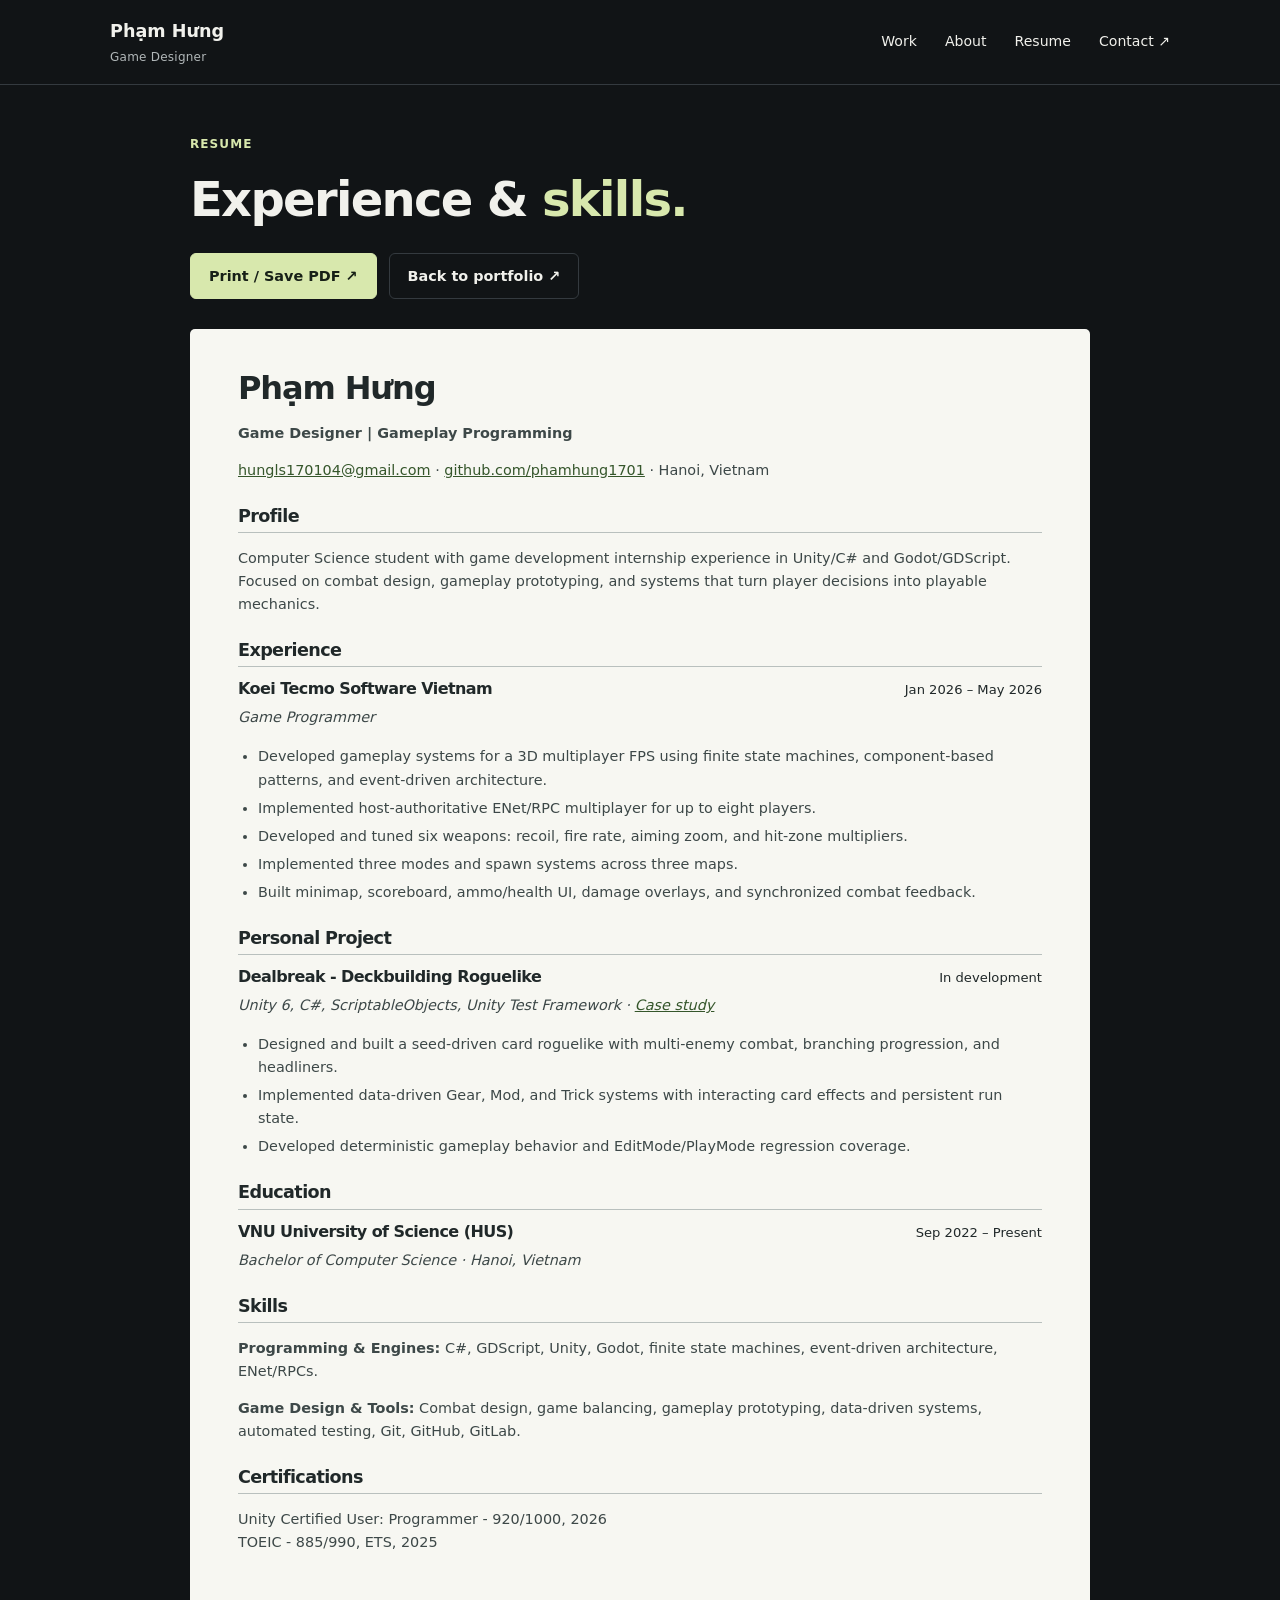
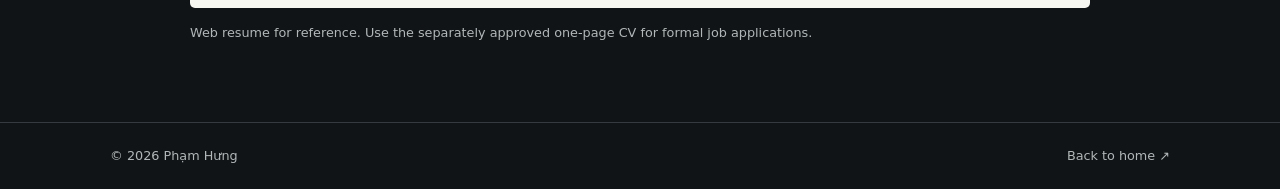
<file: resume.html>
<!doctype html><html lang="en"><head><meta charset="utf-8"><meta name="viewport" content="width=device-width,initial-scale=1"><meta name="theme-color" content="#111416"><meta name="description" content="Resume of Phạm Hưng, Game Designer with gameplay programming experience."><title>Resume - Phạm Hưng</title><link rel="icon" href="favicon.svg" type="image/svg+xml"><link rel="stylesheet" href="style.css"></head><body><a class="skip" href="#main">Skip to content</a><header class="header"><div class="shell nav"><a class="brand" href="index.html">Phạm Hưng<span>Game Designer</span></a><button class="menu" aria-label="Toggle menu" aria-controls="navlinks" aria-expanded="false">Menu</button><nav id="navlinks" class="nav-links" aria-label="Main navigation"><a href="index.html#work">Work</a><a href="index.html#about">About</a><a href="resume.html">Resume</a><a href="mailto:hungls170104@gmail.com">Contact ↗</a></nav></div></header><main id="main"><div class="shell resume-wrap"><span class="eyebrow">Resume</span><h1>Experience &amp; <span class="serif accent">skills.</span></h1><div class="btn-row no-print"><button class="btn primary" type="button" onclick="window.print()">Print / Save PDF ↗</button><a href="index.html" class="btn outline">Back to portfolio ↗</a></div><article class="resume-paper"><header><h1>Phạm Hưng</h1><p><strong>Game Designer | Gameplay Programming</strong></p><p><a href="mailto:hungls170104@gmail.com">hungls170104@gmail.com</a> · <a href="https://github.com/phamhung1701">github.com/phamhung1701</a> · Hanoi, Vietnam</p></header><section><h2>Profile</h2><p>Computer Science student with game development internship experience in Unity/C# and Godot/GDScript. Focused on combat design, gameplay prototyping, and systems that turn player decisions into playable mechanics.</p></section><section><h2>Experience</h2><div class="resume-row"><h3>Koei Tecmo Software Vietnam</h3><span>Jan 2026 – May 2026</span></div><p class="resume-sub">Game Programmer</p><ul><li>Developed gameplay systems for a 3D multiplayer FPS using finite state machines, component-based patterns, and event-driven architecture.</li><li>Implemented host-authoritative ENet/RPC multiplayer for up to eight players.</li><li>Developed and tuned six weapons: recoil, fire rate, aiming zoom, and hit-zone multipliers.</li><li>Implemented three modes and spawn systems across three maps.</li><li>Built minimap, scoreboard, ammo/health UI, damage overlays, and synchronized combat feedback.</li></ul></section><section><h2>Personal Project</h2><div class="resume-row"><h3>Dealbreak - Deckbuilding Roguelike</h3><span>In development</span></div><p class="resume-sub">Unity 6, C#, ScriptableObjects, Unity Test Framework · <a href="dealbreak.html">Case study</a></p><ul><li>Designed and built a seed-driven card roguelike with multi-enemy combat, branching progression, and headliners.</li><li>Implemented data-driven Gear, Mod, and Trick systems with interacting card effects and persistent run state.</li><li>Developed deterministic gameplay behavior and EditMode/PlayMode regression coverage.</li></ul></section><section><h2>Education</h2><div class="resume-row"><h3>VNU University of Science (HUS)</h3><span>Sep 2022 – Present</span></div><p class="resume-sub">Bachelor of Computer Science · Hanoi, Vietnam</p></section><section><h2>Skills</h2><p><strong>Programming &amp; Engines:</strong> C#, GDScript, Unity, Godot, finite state machines, event-driven architecture, ENet/RPCs.</p><p><strong>Game Design &amp; Tools:</strong> Combat design, game balancing, gameplay prototyping, data-driven systems, automated testing, Git, GitHub, GitLab.</p></section><section><h2>Certifications</h2><p>Unity Certified User: Programmer - 920/1000, 2026<br>TOEIC - 885/990, ETS, 2025</p></section></article><p class="print-note no-print">Web resume for reference. Use the separately approved one-page CV for formal job applications.</p></div></main><footer class="footer"><div class="shell"><span>© <span data-year>2026</span> Phạm Hưng</span><a href="index.html">Back to home ↗</a></div></footer><script src="script.js" defer></script></body></html>
</file>
<file: style.css>
:root{color-scheme:dark;--bg:#111416;--panel:#191d20;--line:#343a3f;--text:#f1f1ec;--muted:#b1b7b8;--accent:#d8e8ad;--max:1060px}
*{box-sizing:border-box}html{scroll-behavior:smooth}body{margin:0;background:var(--bg);color:var(--text);font:16px/1.7 system-ui,-apple-system,'Segoe UI',sans-serif}a{color:inherit;text-decoration:none}button{font:inherit;cursor:pointer}img{display:block;width:100%;height:auto}h1,h2,h3{margin:0;line-height:1.2;letter-spacing:-.035em}h1{font-size:clamp(2.8rem,6vw,4.3rem)}h2{font-size:clamp(1.7rem,3vw,2.25rem)}h3{font-size:1.45rem}p,li{color:var(--muted)}p{margin:14px 0}a:hover{color:var(--accent)}::selection{background:var(--accent);color:var(--bg)}:focus-visible{outline:2px solid var(--accent);outline-offset:5px}.shell{width:min(calc(100% - 64px),var(--max));margin-inline:auto}.skip{position:absolute;top:-100px;left:15px;padding:10px;background:var(--accent);color:var(--bg);z-index:10}.skip:focus{top:12px}.header{border-bottom:1px solid var(--line)}.nav{height:84px;display:flex;align-items:center;justify-content:space-between;gap:20px}.brand{font-weight:650;font-size:1.1rem}.brand span{display:block;color:var(--muted);font-size:.75rem;font-weight:400;letter-spacing:.02em}.nav-links{display:flex;gap:28px;font-size:.88rem}.menu{display:none;background:var(--panel);color:var(--text);border:1px solid var(--line);padding:7px 14px;border-radius:5px}.hero{padding-block:68px 56px}.hero h1 span{display:block}.eyebrow{color:var(--accent);font-size:.75rem;font-weight:600;letter-spacing:.09em;text-transform:uppercase}.hero .eyebrow{margin-top:0}.lead{font-size:1.12rem;max-width:710px;line-height:1.75}.hero .lead{margin-top:23px}.accent{color:var(--accent)}.serif{font:inherit;letter-spacing:inherit}.tiny,.meta,.caption,.crumb,.muted{font-size:.82rem;color:var(--muted)}.tiny{margin-top:24px}.btn-row{display:flex;align-items:center;gap:12px;flex-wrap:wrap;margin-top:24px}.btn{display:inline-flex;align-items:center;justify-content:center;border:1px solid var(--line);border-radius:6px;padding:10px 18px;min-height:44px;font-size:.9rem;font-weight:600}.btn.primary{background:var(--accent);color:#172017;border-color:var(--accent)}.btn:hover{border-color:var(--accent)}.btn.primary:hover{background:#e5f2c5}.link{display:inline-block;color:var(--accent);font-size:.9rem;font-weight:600}.link:hover{text-decoration:underline;text-underline-offset:4px}.section{padding-block:44px 56px;border-top:1px solid var(--line)}.section-head{display:flex;justify-content:space-between;align-items:baseline;margin-bottom:24px}.featured{border:1px solid var(--line);border-radius:8px;overflow:hidden;background:var(--panel)}.project-image{display:block;background:#526373}.project-image img{aspect-ratio:16/9;object-fit:contain}.project-copy{padding:28px 32px 32px}.project-copy .eyebrow{margin-top:0}.project-copy h3{font-size:2rem}.project-copy p{max-width:790px}.subtitle{color:var(--text);font-size:1.1rem}.project-copy p{max-width:790px}.tags{display:flex;gap:8px;flex-wrap:wrap;margin-top:20px}.tags span{font-size:.75rem;border:1px solid var(--line);padding:3px 10px;border-radius:4px;color:var(--muted)}.project.compact{display:grid;grid-template-columns:1fr 1fr;gap:40px;padding-top:32px;margin-top:32px;border-top:1px solid var(--line)}.compact .tiny{margin-top:10px}.compact .eyebrow{margin-top:0}.compact p:first-child{margin-top:0}.cols{display:grid;grid-template-columns:1fr 2fr;gap:60px}.intro{color:var(--text);font-size:1.15rem;margin-top:0}.skills{display:grid;grid-template-columns:1fr 1fr;gap:28px;margin:26px 0}.skills h3{font-size:1rem}.skills p{font-size:.92rem}.contact{padding-block:52px 64px}.contact .btn{margin-top:12px}.footer{border-top:1px solid var(--line);padding-block:22px;font-size:.8rem;color:var(--muted)}.footer .shell{display:flex;gap:20px;justify-content:space-between;flex-wrap:wrap}
.page-hero{padding-block:42px}.page-hero .eyebrow{margin-top:28px}.page-hero h1{margin-block:12px 18px}.facts{display:grid;grid-template-columns:repeat(4,minmax(0,1fr));gap:20px;border-top:1px solid var(--line);padding-top:22px;margin:28px 0 0}.facts dt{font-size:.74rem;color:var(--muted)}.facts dd{margin:5px 0 0;font-size:.9rem}.case-body{display:grid;grid-template-columns:155px minmax(0,1fr);gap:48px;border-top:1px solid var(--line);padding-block:40px 30px}.case-nav{position:sticky;top:28px;align-self:start;display:grid;gap:12px;font-size:.82rem;color:var(--muted)}.case-content section{margin-bottom:48px;scroll-margin-top:24px}.case-content h2{margin-bottom:20px}.case-content h3{font-size:1.05rem;margin:20px 0 8px}.case-content li{margin-bottom:8px}.pairs{display:grid;grid-template-columns:1fr 1fr;gap:28px;margin-top:24px}.pairs>div{border-top:1px solid var(--line)}.pairs h3{margin-top:18px}.media{margin:26px 0;border:1px solid var(--line);border-radius:6px;overflow:hidden;background:var(--panel)}.media img{aspect-ratio:16/9;object-fit:contain;background:#526373}.media figcaption{display:flex;align-items:center;justify-content:space-between;gap:16px;padding:12px 15px;color:var(--muted);font-size:.78rem}details{border-block:1px solid var(--line);padding:15px 0;margin:24px 0}summary{cursor:pointer;font-size:.9rem;color:var(--accent);min-height:28px}details[open] summary{margin-bottom:16px}.extra-previews .media:first-child{margin-top:16px}.media-grid,.doc-grid{display:grid;grid-template-columns:1fr 1fr;gap:18px}.media-grid .media{margin-top:0}.doc-grid{margin:24px 0}.doc-card{border:1px solid var(--line);padding:22px;border-radius:6px;background:var(--panel)}.doc-card:hover{border-color:var(--accent)}.doc-card h3{margin:0}.doc-card p{font-size:.9rem}.rule-table-wrap{overflow-x:auto;border:1px solid var(--line);border-radius:6px;margin:24px 0}.rule-table{width:100%;border-collapse:collapse;text-align:left;font-size:.9rem}.rule-table td,.rule-table th{padding:13px 16px;border-bottom:1px solid var(--line)}.rule-table th{background:var(--panel)}.rule-table td{color:var(--muted)}.rule-table td:first-child{color:var(--text);white-space:nowrap}.rule-table tr:last-child td{border-bottom:0}.callout{padding:18px 22px;border-left:2px solid var(--accent);background:var(--panel);margin:24px 0}.callout p{margin:0}.resume-wrap{max-width:900px;padding-block:44px 64px}.resume-wrap>h1{font-size:clamp(2rem,4vw,3rem);margin-top:15px}.resume-paper{color-scheme:light;background:#f7f7f2;color:#202829;padding:40px 48px;margin-top:30px;border-radius:5px}.resume-paper h1{font-size:2rem;margin:0}.resume-paper h2{font-size:1.1rem;border-bottom:1px solid #b9c0be;padding-bottom:5px;margin:24px 0 12px}.resume-paper h3{font-size:1rem}.resume-paper p,.resume-paper li{color:#3d4848;font-size:.9rem;line-height:1.6}.resume-paper ul{padding-left:20px}.resume-paper li{margin-bottom:5px}.resume-paper a{color:#35562b;text-decoration:underline}.resume-row{display:flex;justify-content:space-between;gap:20px}.resume-row span{font-size:.82rem;white-space:nowrap}.resume-sub{font-style:italic;margin-top:5px}.print-note{font-size:.8rem}.case-content code{overflow-wrap:anywhere}
@media(max-width:760px){.shell{width:calc(100% - 36px)}.nav{height:72px}.menu{display:block}.nav-links{display:none;position:absolute;top:72px;left:0;right:0;background:var(--panel);border-bottom:1px solid var(--line);padding:20px;z-index:5;flex-direction:column;gap:18px}.nav-links.open{display:flex}.hero{padding-block:44px}.hero .lead br{display:none}.section{padding-block:32px 40px}.project-copy{padding:22px}.project.compact,.cols{grid-template-columns:1fr;gap:16px}.compact p:first-child{margin-top:8px}.skills{gap:20px}.case-body{grid-template-columns:1fr;gap:30px;padding-top:26px}.case-nav{position:static;display:flex;gap:10px 18px;flex-wrap:wrap}.facts{grid-template-columns:1fr 1fr;gap:20px}.pairs{grid-template-columns:1fr;gap:8px}.doc-grid,.media-grid{grid-template-columns:1fr}.media figcaption{align-items:flex-start}.resume-paper{padding:26px 22px}.resume-row{display:block}.resume-row span{display:block;margin-top:5px}.footer .shell{justify-content:flex-start}.page-hero{padding-block:32px}}
@media(max-width:390px){.media figcaption{flex-direction:column;gap:8px}.skills{grid-template-columns:1fr}.btn-row .btn{font-size:.82rem;padding-inline:14px}}
@media(prefers-reduced-motion:reduce){html{scroll-behavior:auto}}
@media print{.header,.footer,.no-print,.skip{display:none!important}body{background:white;color:black}.resume-wrap{width:100%;padding:0}.resume-wrap>.eyebrow,.resume-wrap>h1{display:none}.resume-paper{margin:0;padding:0;border:0;background:white}.resume-paper h2{margin-top:14px}.resume-paper p,.resume-paper li{font-size:9.5pt}.resume-paper li{margin-bottom:2px}@page{size:A4;margin:15mm}}

.hero{padding-block:44px 36px}.hero h1{font-size:clamp(2.6rem,4.5vw,3.35rem)}.hero .tiny{margin-top:20px}

.project.compact:first-of-type{margin-top:0;padding-top:0;border-top:0}

/* Keep headings and imagery on the left; align copy with the image. */
.project.compact{row-gap:0;grid-template-rows:auto auto}
.project.compact>.project-visual{display:contents}
.project.compact .project-heading{grid-column:1;grid-row:1}
.project.compact .project-image{grid-column:1;grid-row:2;align-self:start}
.project.compact>.project-description{grid-column:2;grid-row:2}
.project.compact>.project-description>p:first-child{margin-top:0}
@media(max-width:760px){
  .project.compact{row-gap:16px;grid-template-rows:none}
  .project.compact>.project-visual{display:block}
  .project.compact>.project-description{grid-column:1;grid-row:auto}
}
</file>
